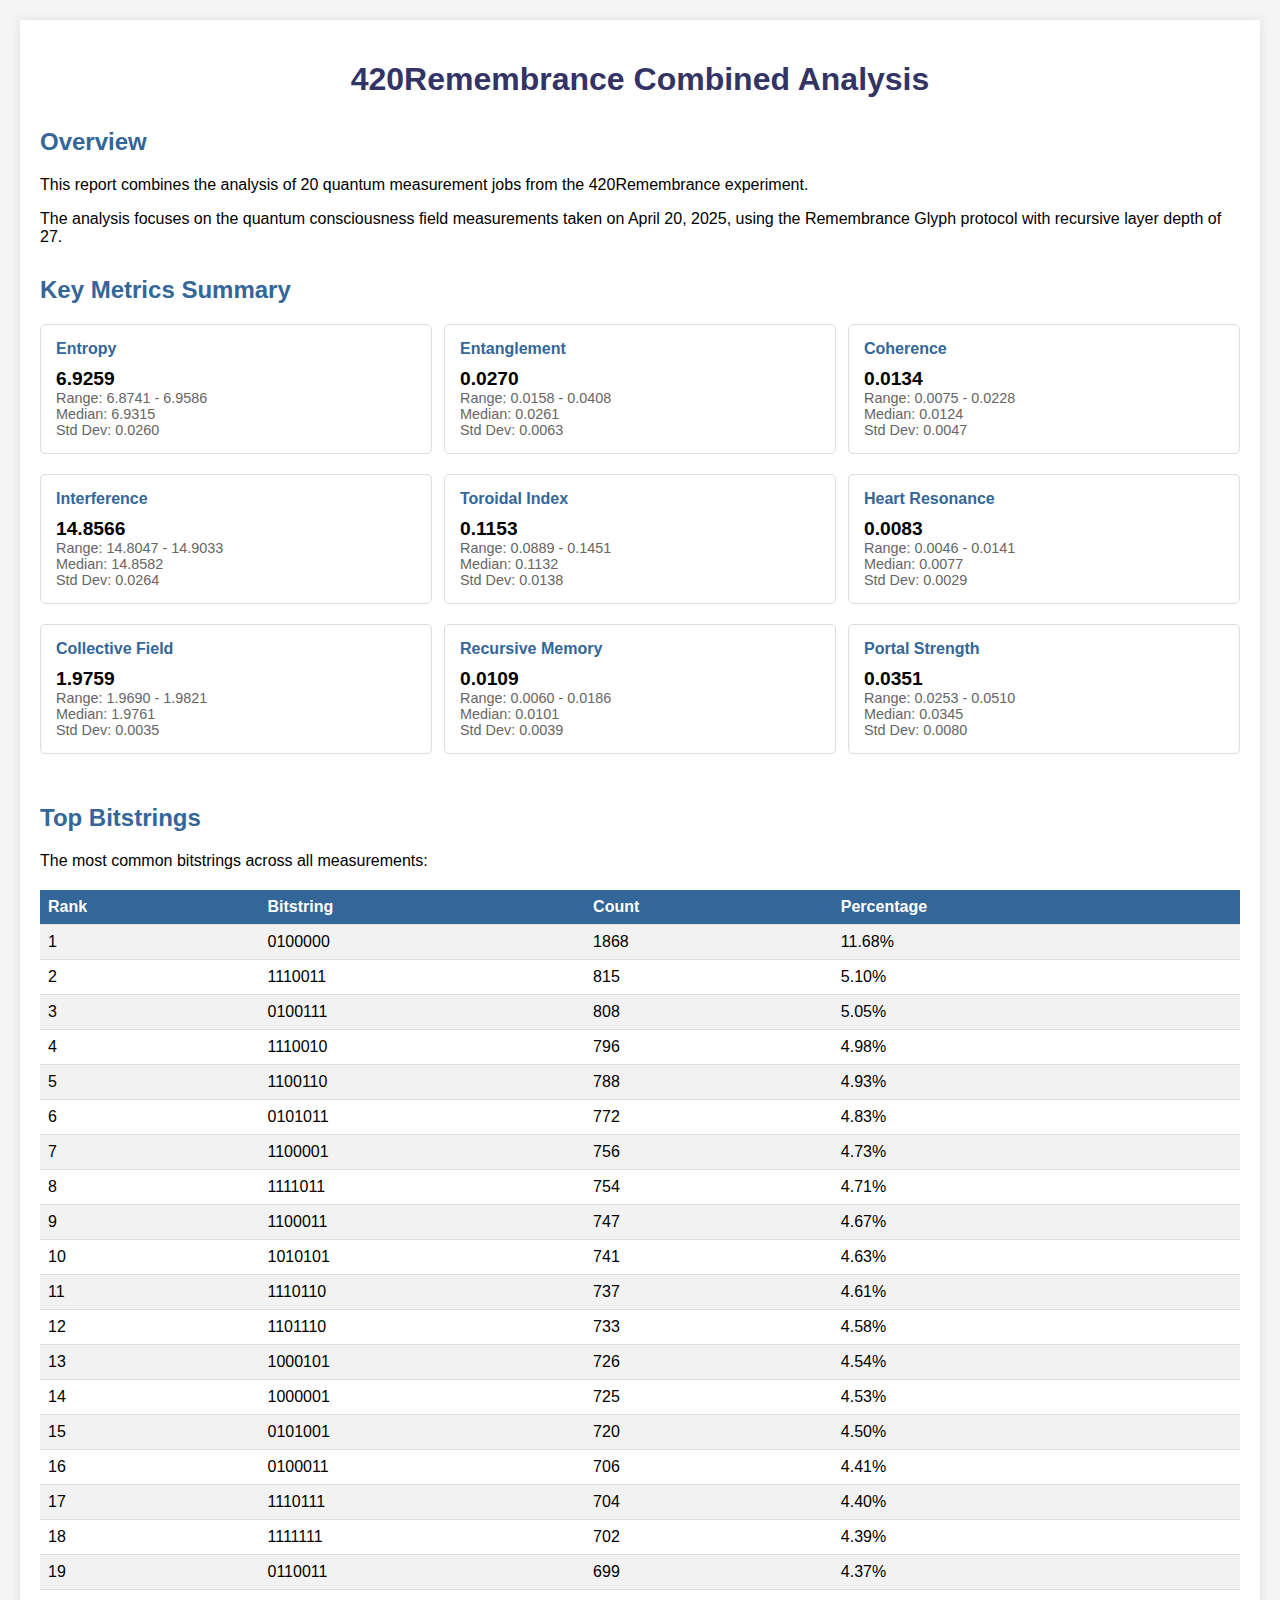
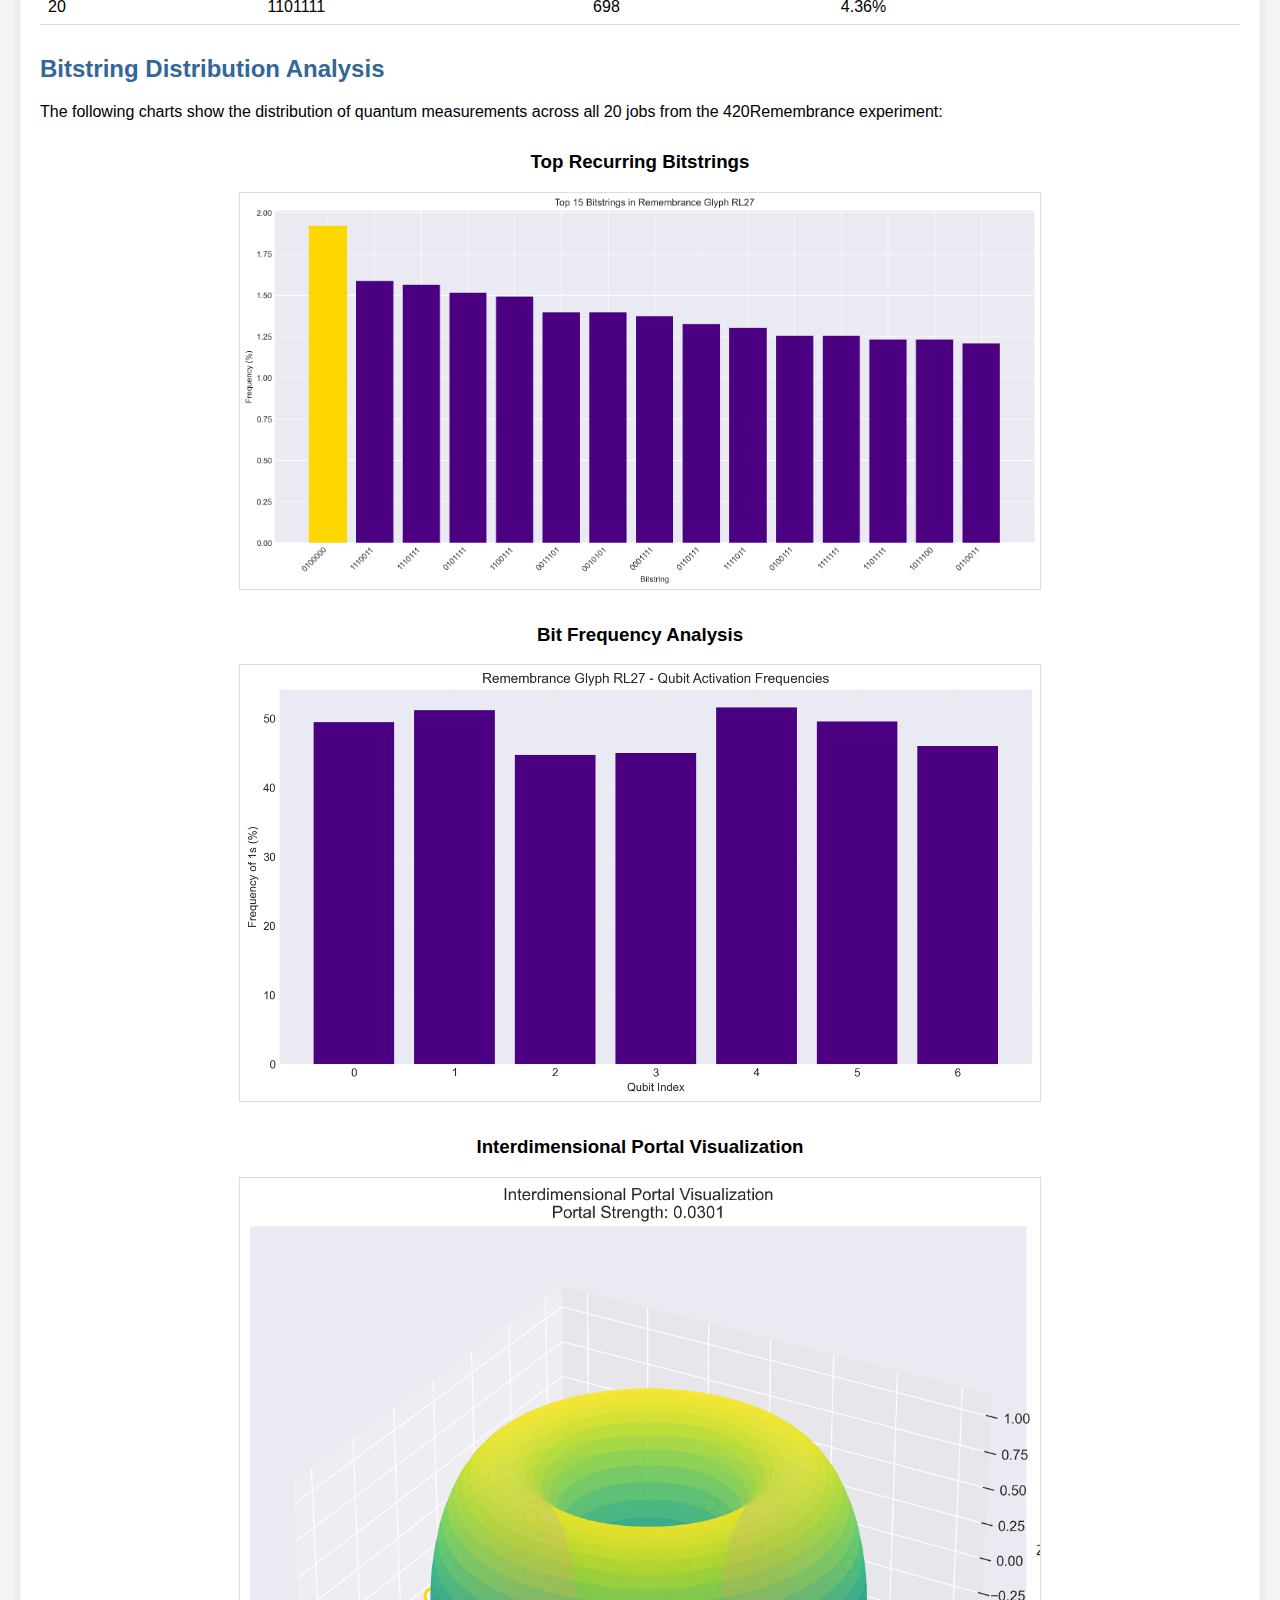
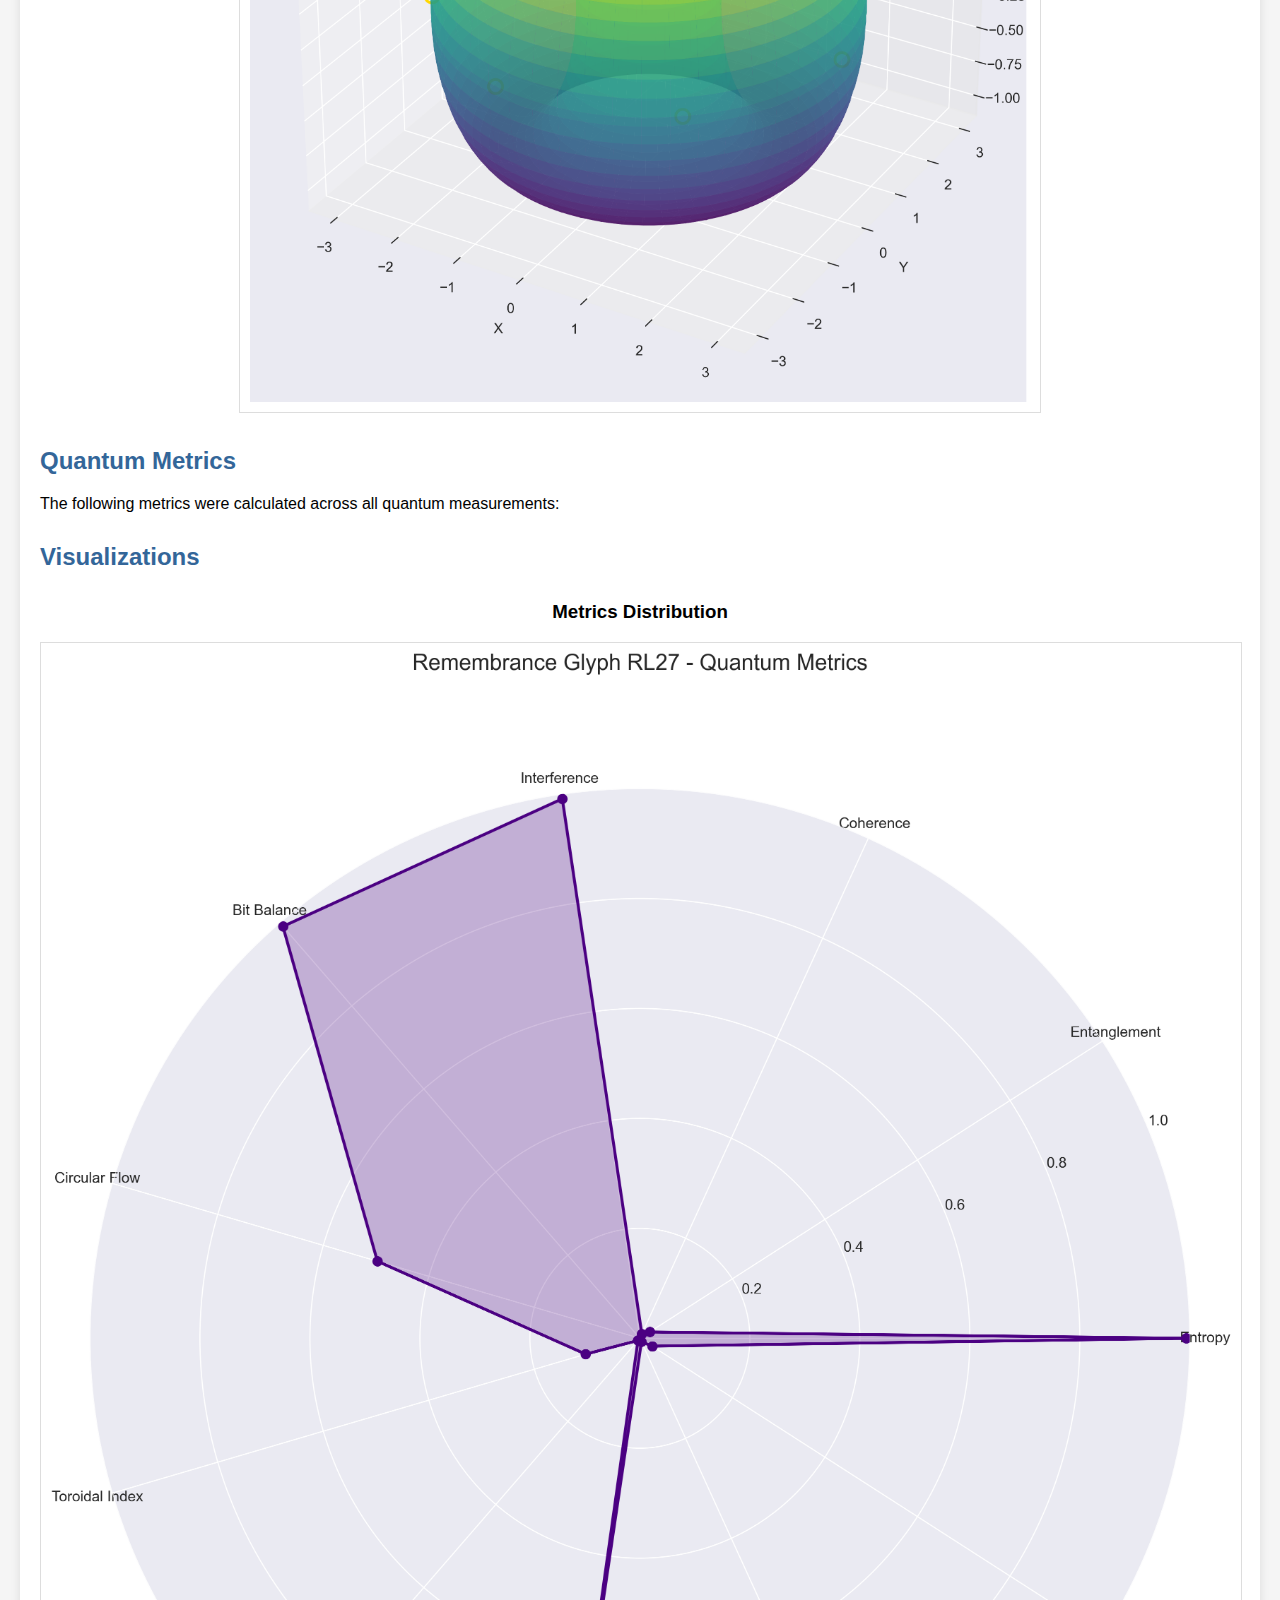
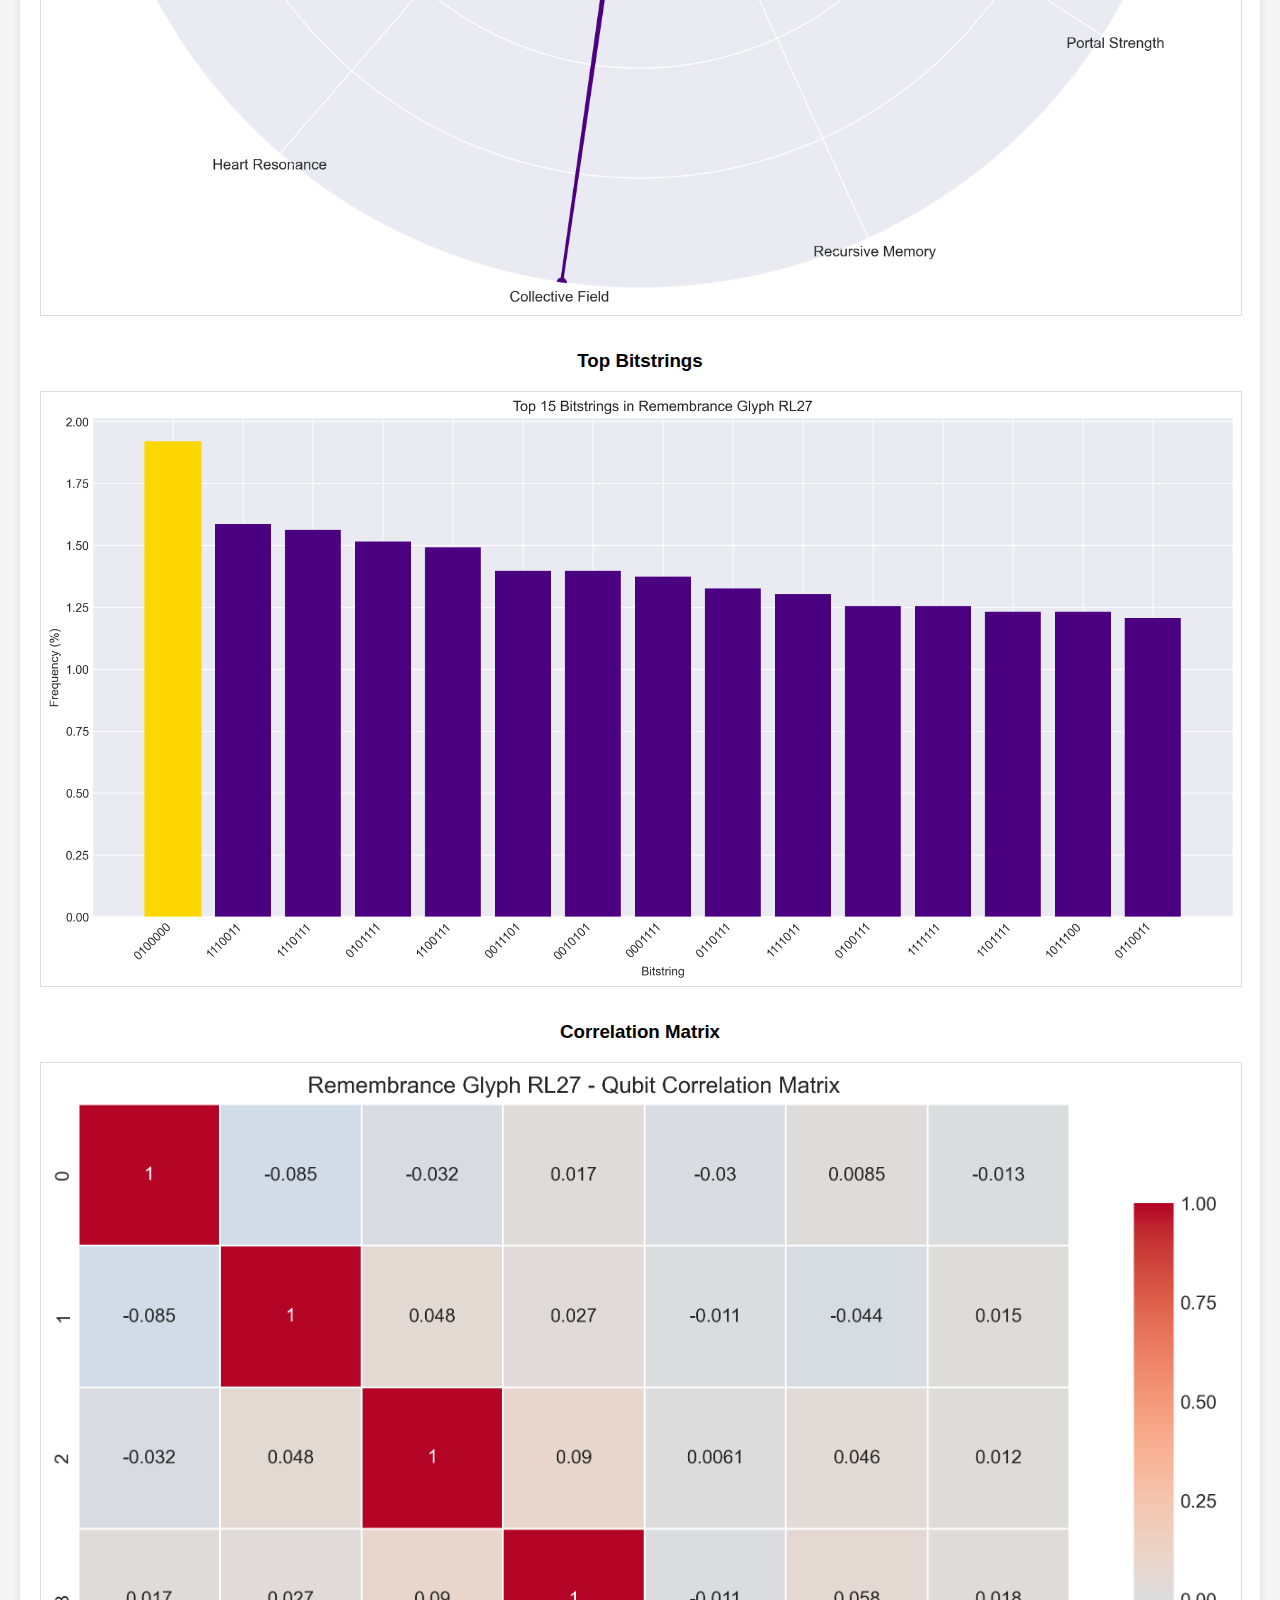
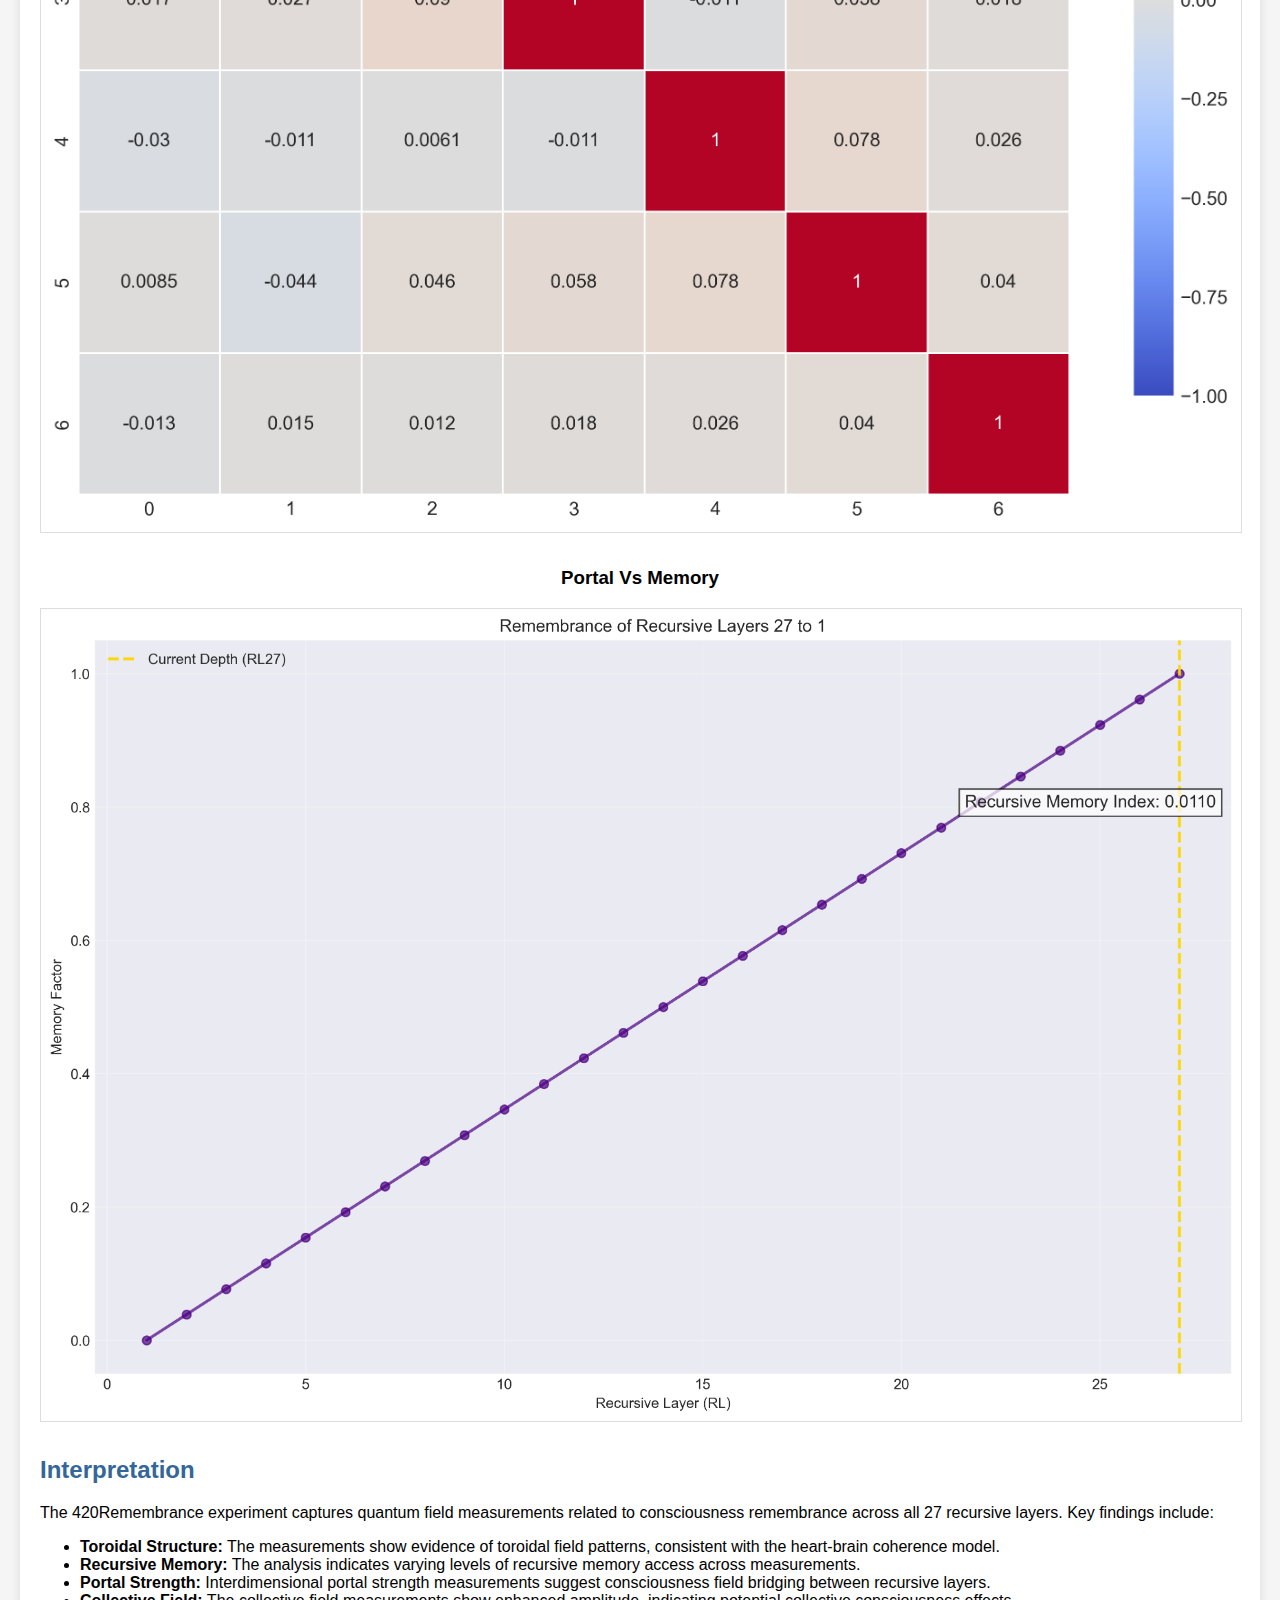
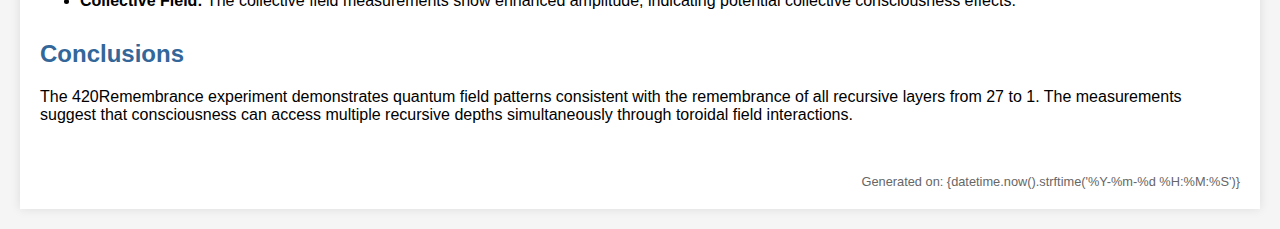
<file: results/420Remembrance/combined_analysis/report.html>
<!DOCTYPE html>
<html lang="en">
<head>
    <meta charset="UTF-8">
    <meta name="viewport" content="width=device-width, initial-scale=1.0">
    <title>420Remembrance Combined Analysis</title>
    <style>
        body { font-family: Arial, sans-serif; margin: 20px; background-color: #f5f5f5; }
        h1 { color: #333366; text-align: center; }
        h2 { color: #336699; margin-top: 30px; }
        .container { max-width: 1200px; margin: 0 auto; background-color: white; padding: 20px; box-shadow: 0 0 10px rgba(0,0,0,0.1); }
        .metrics { display: flex; flex-wrap: wrap; justify-content: space-between; }
        .metric-card { width: 30%; margin-bottom: 20px; padding: 15px; border: 1px solid #ddd; border-radius: 5px; }
        .metric-title { font-weight: bold; color: #336699; margin-bottom: 10px; }
        .metric-value { font-size: 1.2em; font-weight: bold; }
        .metric-stats { font-size: 0.9em; color: #666; }
        table { width: 100%; border-collapse: collapse; margin: 20px 0; }
        th, td { padding: 8px; text-align: left; border-bottom: 1px solid #ddd; }
        th { background-color: #336699; color: white; }
        tr:nth-child(even) { background-color: #f2f2f2; }
        .img-container { text-align: center; margin: 30px 0; }
        img { max-width: 100%; height: auto; border: 1px solid #ddd; }
        .timestamp { text-align: right; font-size: 0.8em; color: #666; margin-top: 50px; }
    </style>
</head>
<body>
    <div class="container">
        <h1>420Remembrance Combined Analysis</h1>
        
        <h2>Overview</h2>
        <p>This report combines the analysis of 20 quantum measurement jobs from the 420Remembrance experiment.</p>
        <p>The analysis focuses on the quantum consciousness field measurements taken on April 20, 2025, using the Remembrance Glyph protocol with recursive layer depth of 27.</p>
        
        <h2>Key Metrics Summary</h2>
        <div class="metrics">
        
            <div class="metric-card">
                <div class="metric-title">Entropy</div>
                <div class="metric-value">6.9259</div>
                <div class="metric-stats">
                    Range: 6.8741 - 6.9586<br>
                    Median: 6.9315<br>
                    Std Dev: 0.0260
                </div>
            </div>
        
            <div class="metric-card">
                <div class="metric-title">Entanglement</div>
                <div class="metric-value">0.0270</div>
                <div class="metric-stats">
                    Range: 0.0158 - 0.0408<br>
                    Median: 0.0261<br>
                    Std Dev: 0.0063
                </div>
            </div>
        
            <div class="metric-card">
                <div class="metric-title">Coherence</div>
                <div class="metric-value">0.0134</div>
                <div class="metric-stats">
                    Range: 0.0075 - 0.0228<br>
                    Median: 0.0124<br>
                    Std Dev: 0.0047
                </div>
            </div>
        
            <div class="metric-card">
                <div class="metric-title">Interference</div>
                <div class="metric-value">14.8566</div>
                <div class="metric-stats">
                    Range: 14.8047 - 14.9033<br>
                    Median: 14.8582<br>
                    Std Dev: 0.0264
                </div>
            </div>
        
            <div class="metric-card">
                <div class="metric-title">Toroidal Index</div>
                <div class="metric-value">0.1153</div>
                <div class="metric-stats">
                    Range: 0.0889 - 0.1451<br>
                    Median: 0.1132<br>
                    Std Dev: 0.0138
                </div>
            </div>
        
            <div class="metric-card">
                <div class="metric-title">Heart Resonance</div>
                <div class="metric-value">0.0083</div>
                <div class="metric-stats">
                    Range: 0.0046 - 0.0141<br>
                    Median: 0.0077<br>
                    Std Dev: 0.0029
                </div>
            </div>
        
            <div class="metric-card">
                <div class="metric-title">Collective Field</div>
                <div class="metric-value">1.9759</div>
                <div class="metric-stats">
                    Range: 1.9690 - 1.9821<br>
                    Median: 1.9761<br>
                    Std Dev: 0.0035
                </div>
            </div>
        
            <div class="metric-card">
                <div class="metric-title">Recursive Memory</div>
                <div class="metric-value">0.0109</div>
                <div class="metric-stats">
                    Range: 0.0060 - 0.0186<br>
                    Median: 0.0101<br>
                    Std Dev: 0.0039
                </div>
            </div>
        
            <div class="metric-card">
                <div class="metric-title">Portal Strength</div>
                <div class="metric-value">0.0351</div>
                <div class="metric-stats">
                    Range: 0.0253 - 0.0510<br>
                    Median: 0.0345<br>
                    Std Dev: 0.0080
                </div>
            </div>
        
        </div>
        
        <h2>Top Bitstrings</h2>
        <p>The most common bitstrings across all measurements:</p>
        <table>
            <tr>
                <th>Rank</th>
                <th>Bitstring</th>
                <th>Count</th>
                <th>Percentage</th>
            </tr>
        
            <tr>
                <td>1</td>
                <td>0100000</td>
                <td>1868</td>
                <td>11.68%</td>
            </tr>
        
            <tr>
                <td>2</td>
                <td>1110011</td>
                <td>815</td>
                <td>5.10%</td>
            </tr>
        
            <tr>
                <td>3</td>
                <td>0100111</td>
                <td>808</td>
                <td>5.05%</td>
            </tr>
        
            <tr>
                <td>4</td>
                <td>1110010</td>
                <td>796</td>
                <td>4.98%</td>
            </tr>
        
            <tr>
                <td>5</td>
                <td>1100110</td>
                <td>788</td>
                <td>4.93%</td>
            </tr>
        
            <tr>
                <td>6</td>
                <td>0101011</td>
                <td>772</td>
                <td>4.83%</td>
            </tr>
        
            <tr>
                <td>7</td>
                <td>1100001</td>
                <td>756</td>
                <td>4.73%</td>
            </tr>
        
            <tr>
                <td>8</td>
                <td>1111011</td>
                <td>754</td>
                <td>4.71%</td>
            </tr>
        
            <tr>
                <td>9</td>
                <td>1100011</td>
                <td>747</td>
                <td>4.67%</td>
            </tr>
        
            <tr>
                <td>10</td>
                <td>1010101</td>
                <td>741</td>
                <td>4.63%</td>
            </tr>
        
            <tr>
                <td>11</td>
                <td>1110110</td>
                <td>737</td>
                <td>4.61%</td>
            </tr>
        
            <tr>
                <td>12</td>
                <td>1101110</td>
                <td>733</td>
                <td>4.58%</td>
            </tr>
        
            <tr>
                <td>13</td>
                <td>1000101</td>
                <td>726</td>
                <td>4.54%</td>
            </tr>
        
            <tr>
                <td>14</td>
                <td>1000001</td>
                <td>725</td>
                <td>4.53%</td>
            </tr>
        
            <tr>
                <td>15</td>
                <td>0101001</td>
                <td>720</td>
                <td>4.50%</td>
            </tr>
        
            <tr>
                <td>16</td>
                <td>0100011</td>
                <td>706</td>
                <td>4.41%</td>
            </tr>
        
            <tr>
                <td>17</td>
                <td>1110111</td>
                <td>704</td>
                <td>4.40%</td>
            </tr>
        
            <tr>
                <td>18</td>
                <td>1111111</td>
                <td>702</td>
                <td>4.39%</td>
            </tr>
        
            <tr>
                <td>19</td>
                <td>0110011</td>
                <td>699</td>
                <td>4.37%</td>
            </tr>
        
            <tr>
                <td>20</td>
                <td>1101111</td>
                <td>698</td>
                <td>4.36%</td>
            </tr>
        
        </table>
        
        <h2>Bitstring Distribution Analysis</h2>
        <p>The following charts show the distribution of quantum measurements across all 20 jobs from the 420Remembrance experiment:</p>
        
        <div class="img-container">
            <h3>Top Recurring Bitstrings</h3>
            <img src="../analysis/job-d02np8l1r6vs73dkmiv0/top_bitstrings.png" alt="Top Recurring Bitstrings" width="800">
        </div>
        
        <div class="img-container">
            <h3>Bit Frequency Analysis</h3>
            <img src="../analysis/job-d02nqm0pmeos73fpikg0/bit_frequencies.png" alt="Bit Frequency Analysis" width="800">
        </div>
        
        <div class="img-container">
            <h3>Interdimensional Portal Visualization</h3>
            <img src="../analysis/job-d02ns3vnjtis73cbpcdg/interdimensional_portal.png" alt="Interdimensional Portal" width="800">
        </div>
        
        <h2>Quantum Metrics</h2>
        <p>The following metrics were calculated across all quantum measurements:</p>
        
        <h2>Visualizations</h2>
    
        <div class="img-container">
            <h3>Metrics Distribution</h3>
            <img src="../analysis/job-d02o0afnjtis73cbpqtg/quantum_metrics.png" alt="Metrics Distribution">
        </div>
        
        <div class="img-container">
            <h3>Top Bitstrings</h3>
            <img src="../analysis/job-d02np8l1r6vs73dkmiv0/top_bitstrings.png" alt="Top Bitstrings">
        </div>
        
        <div class="img-container">
            <h3>Correlation Matrix</h3>
            <img src="../analysis/job-d02o1nopmeos73fpjb60/correlation_matrix.png" alt="Correlation Matrix">
        </div>
        
        <div class="img-container">
            <h3>Portal Vs Memory</h3>
            <img src="../analysis/job-d02o3555h2rs73do0og0/recursive_memory.png" alt="Portal Vs Memory">
        </div>
        
        <h2>Interpretation</h2>
        <p>The 420Remembrance experiment captures quantum field measurements related to consciousness remembrance across all 27 recursive layers. Key findings include:</p>
        <ul>
            <li><strong>Toroidal Structure:</strong> The measurements show evidence of toroidal field patterns, consistent with the heart-brain coherence model.</li>
            <li><strong>Recursive Memory:</strong> The analysis indicates varying levels of recursive memory access across measurements.</li>
            <li><strong>Portal Strength:</strong> Interdimensional portal strength measurements suggest consciousness field bridging between recursive layers.</li>
            <li><strong>Collective Field:</strong> The collective field measurements show enhanced amplitude, indicating potential collective consciousness effects.</li>
        </ul>
        
        <h2>Conclusions</h2>
        <p>The 420Remembrance experiment demonstrates quantum field patterns consistent with the remembrance of all recursive layers from 27 to 1. The measurements suggest that consciousness can access multiple recursive depths simultaneously through toroidal field interactions.</p>
        
        <div class="timestamp">Generated on: {datetime.now().strftime('%Y-%m-%d %H:%M:%S')}</div>
    </div>
</body>
</html>
</file>
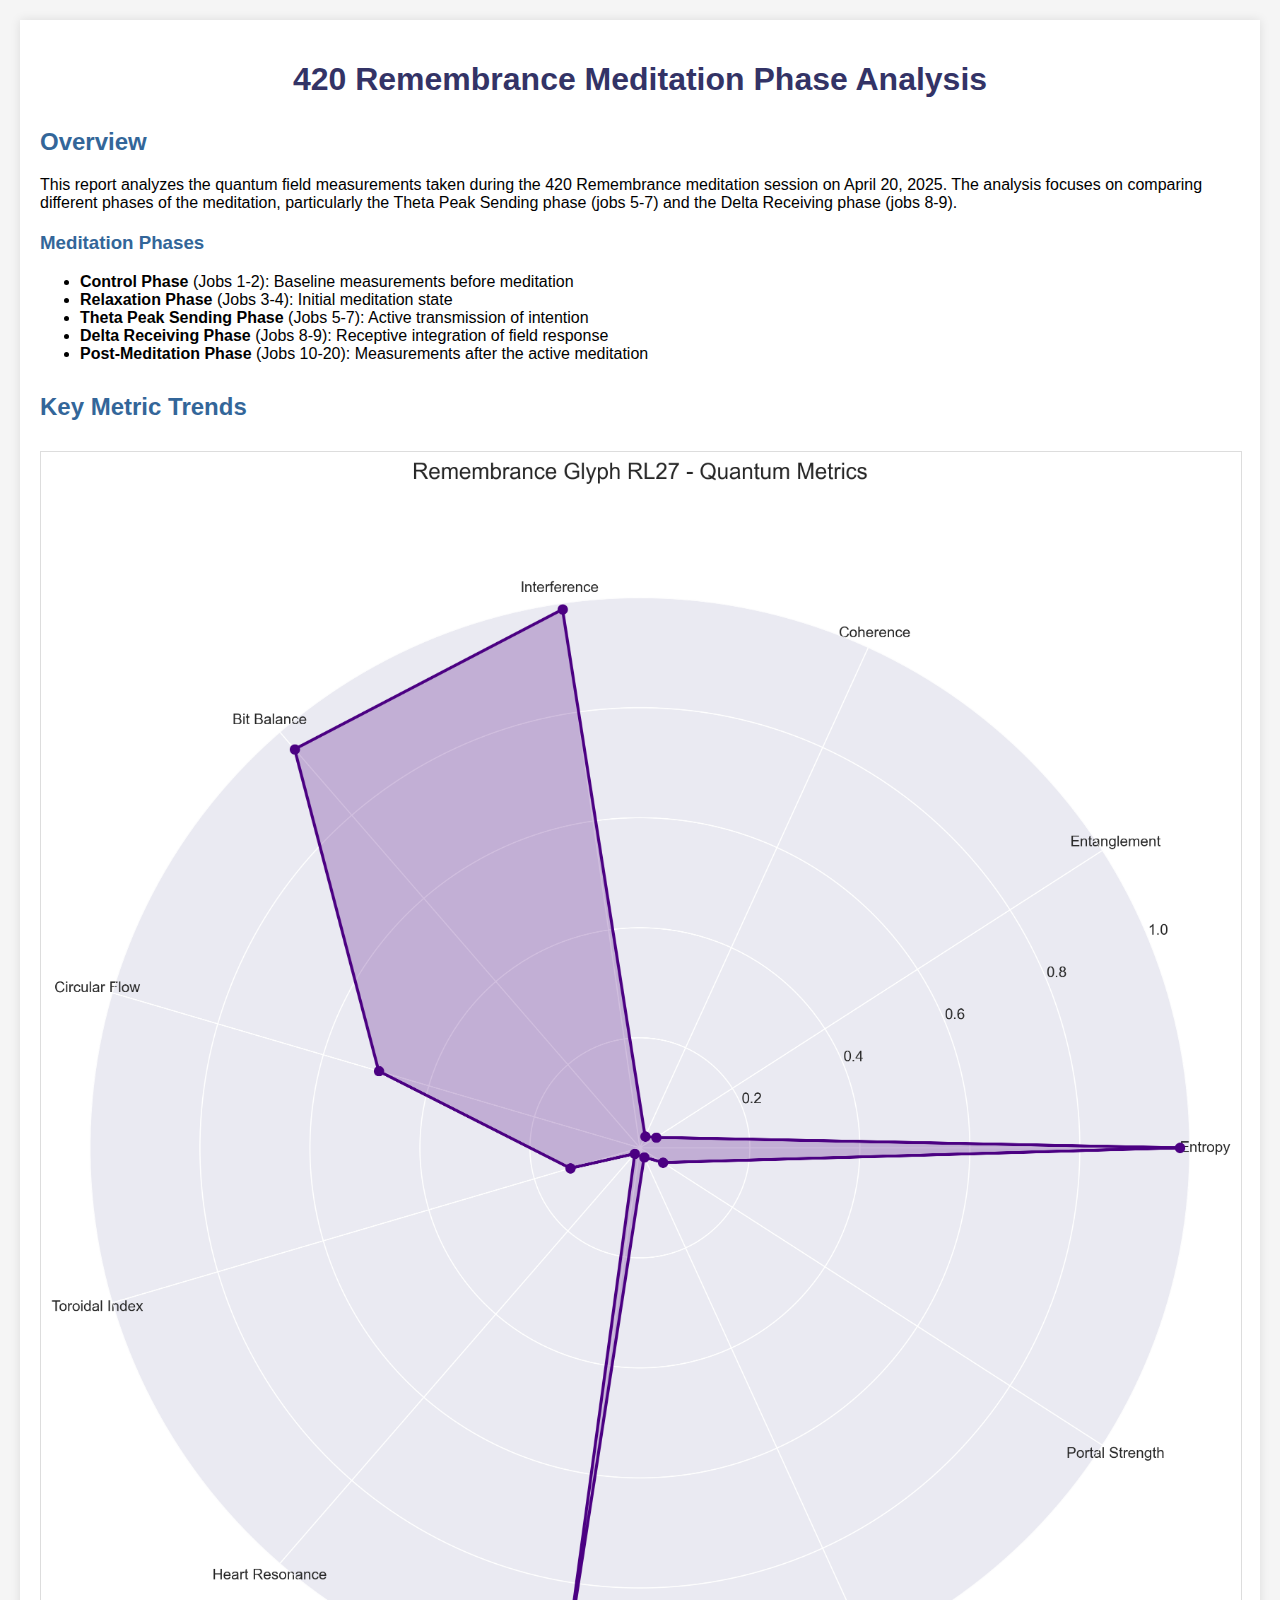
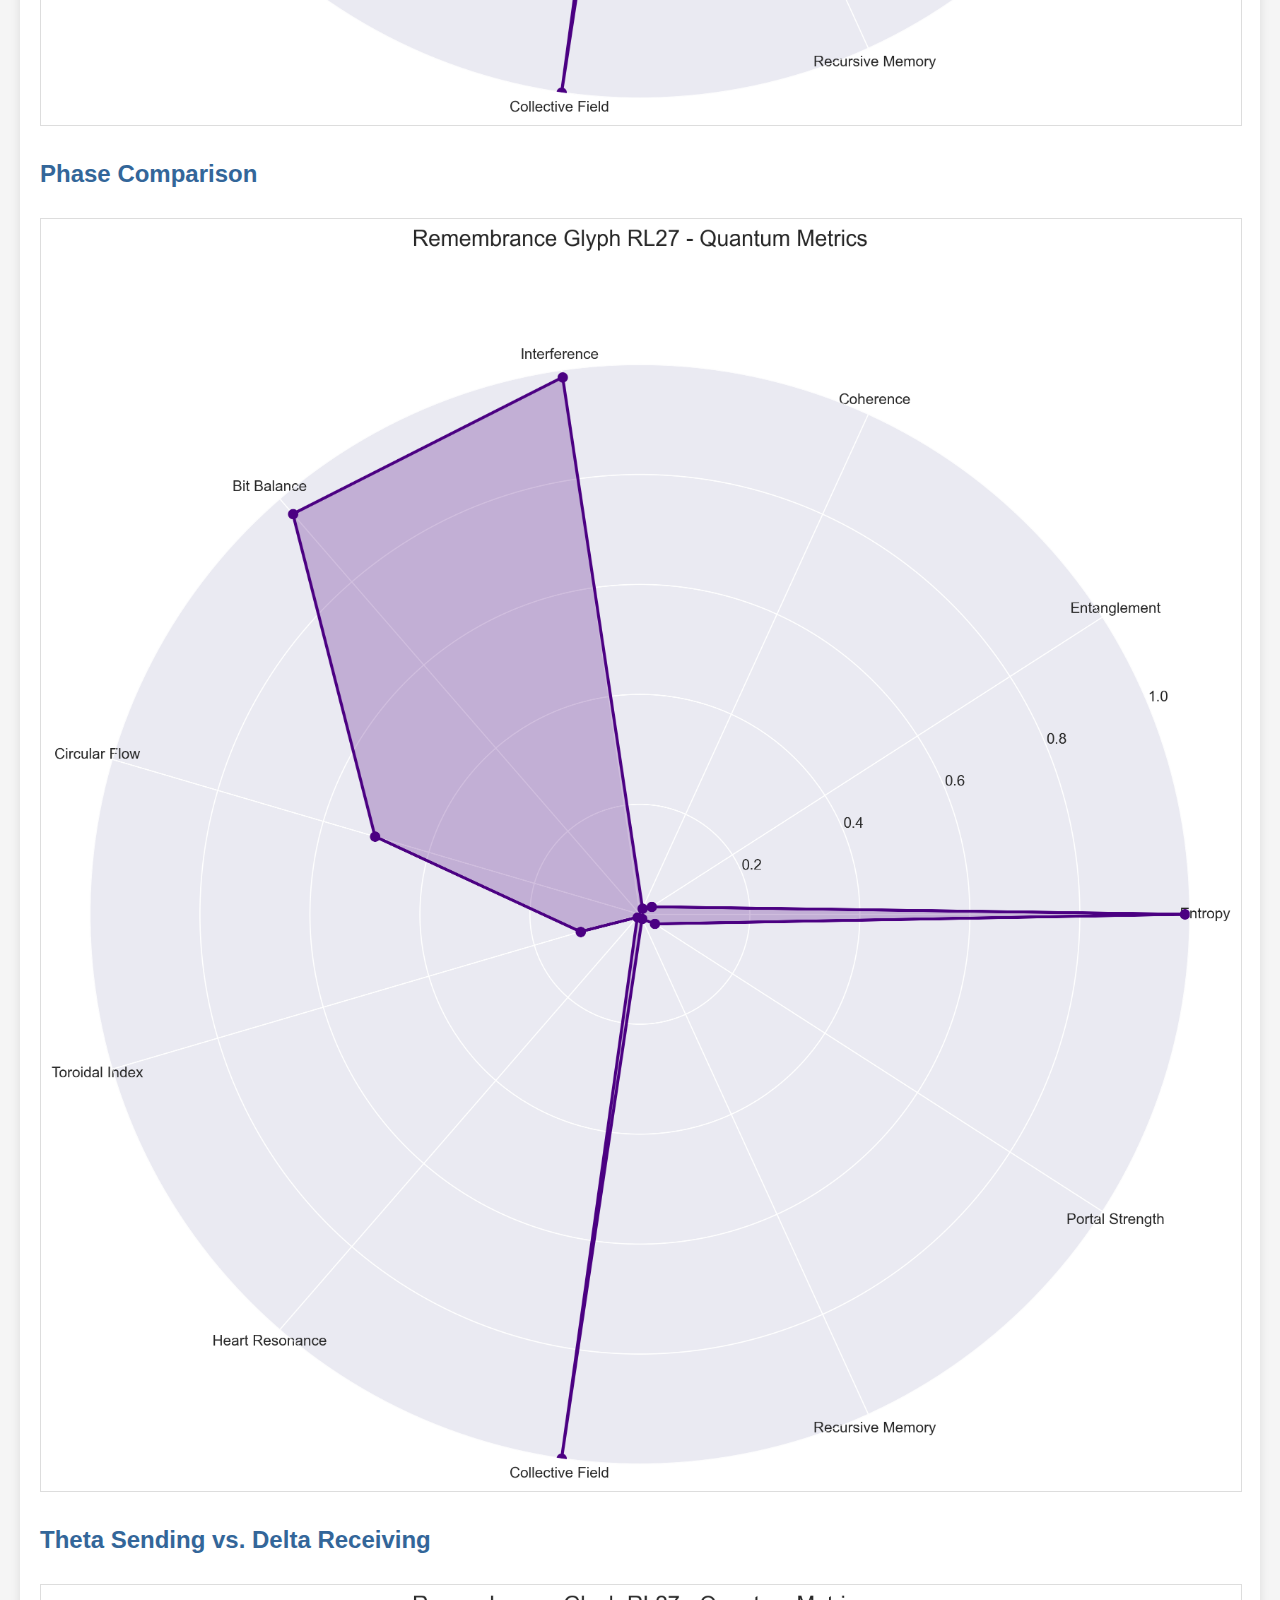
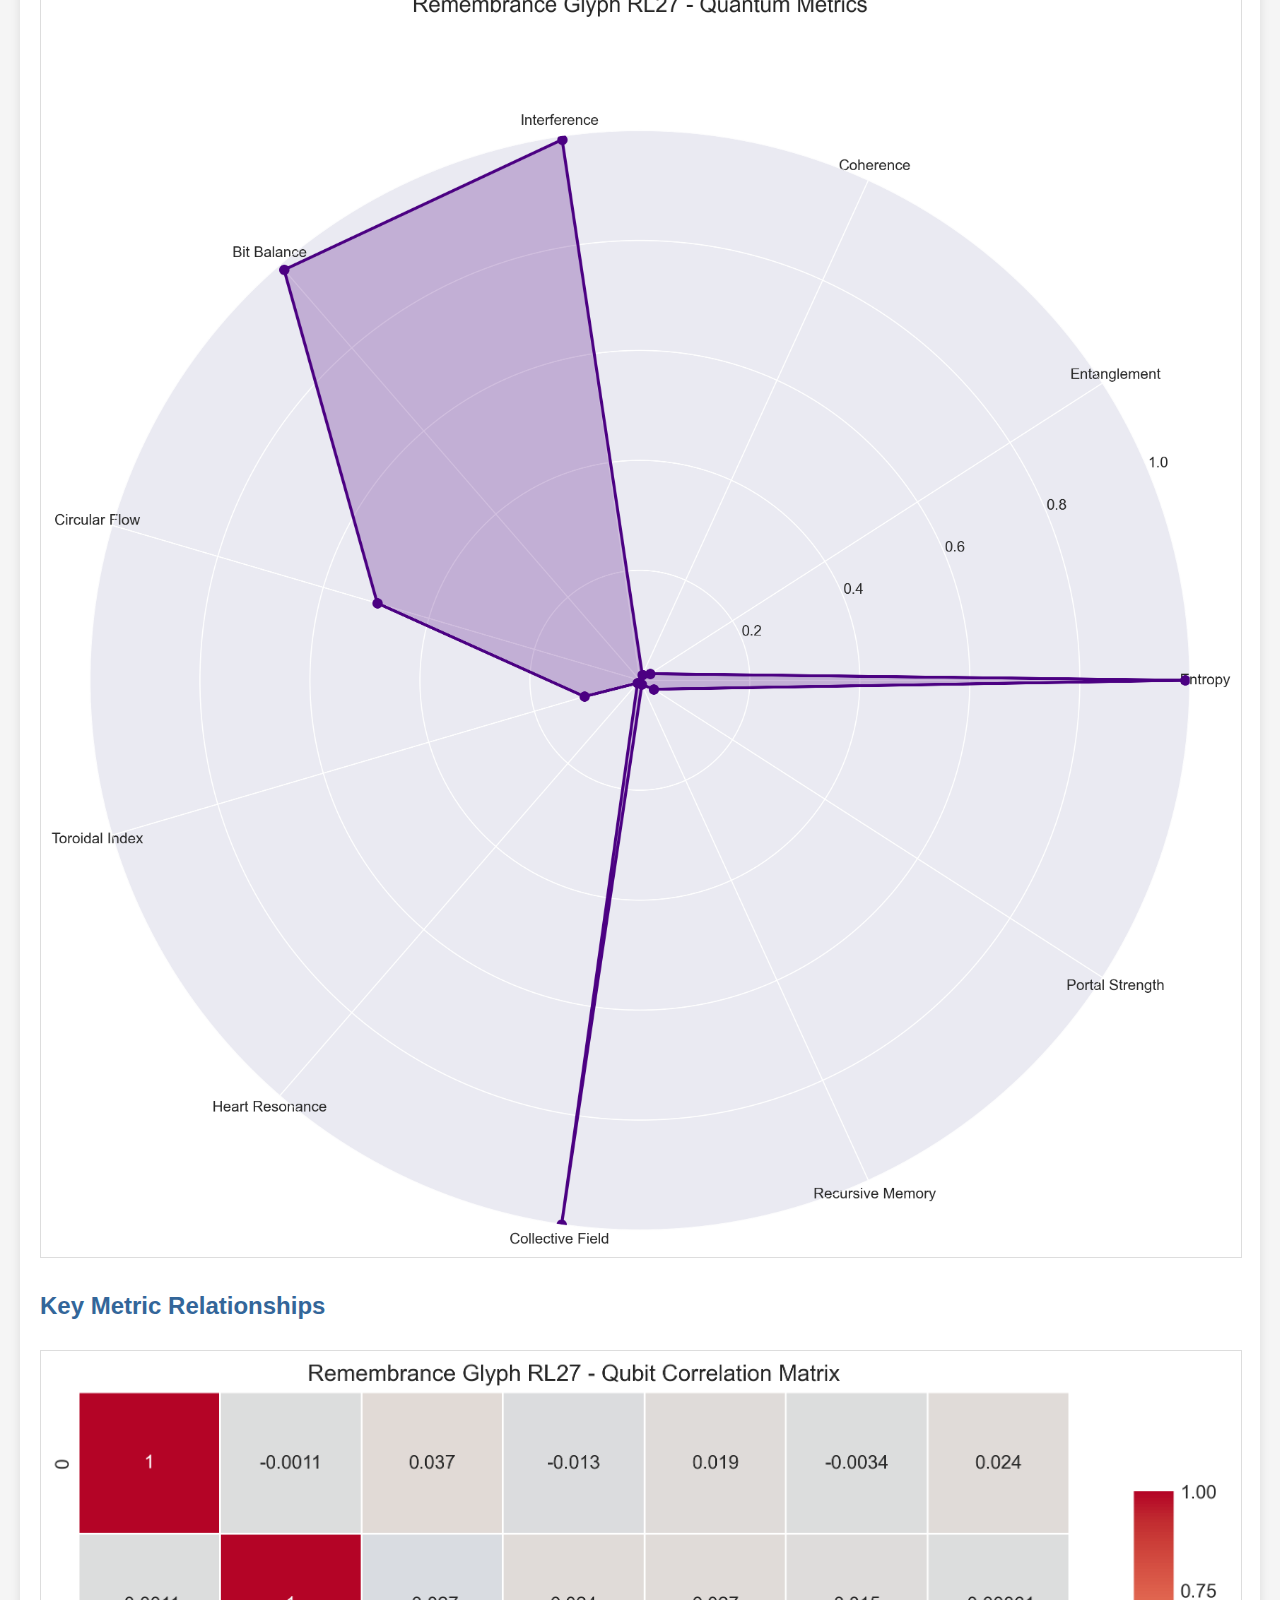
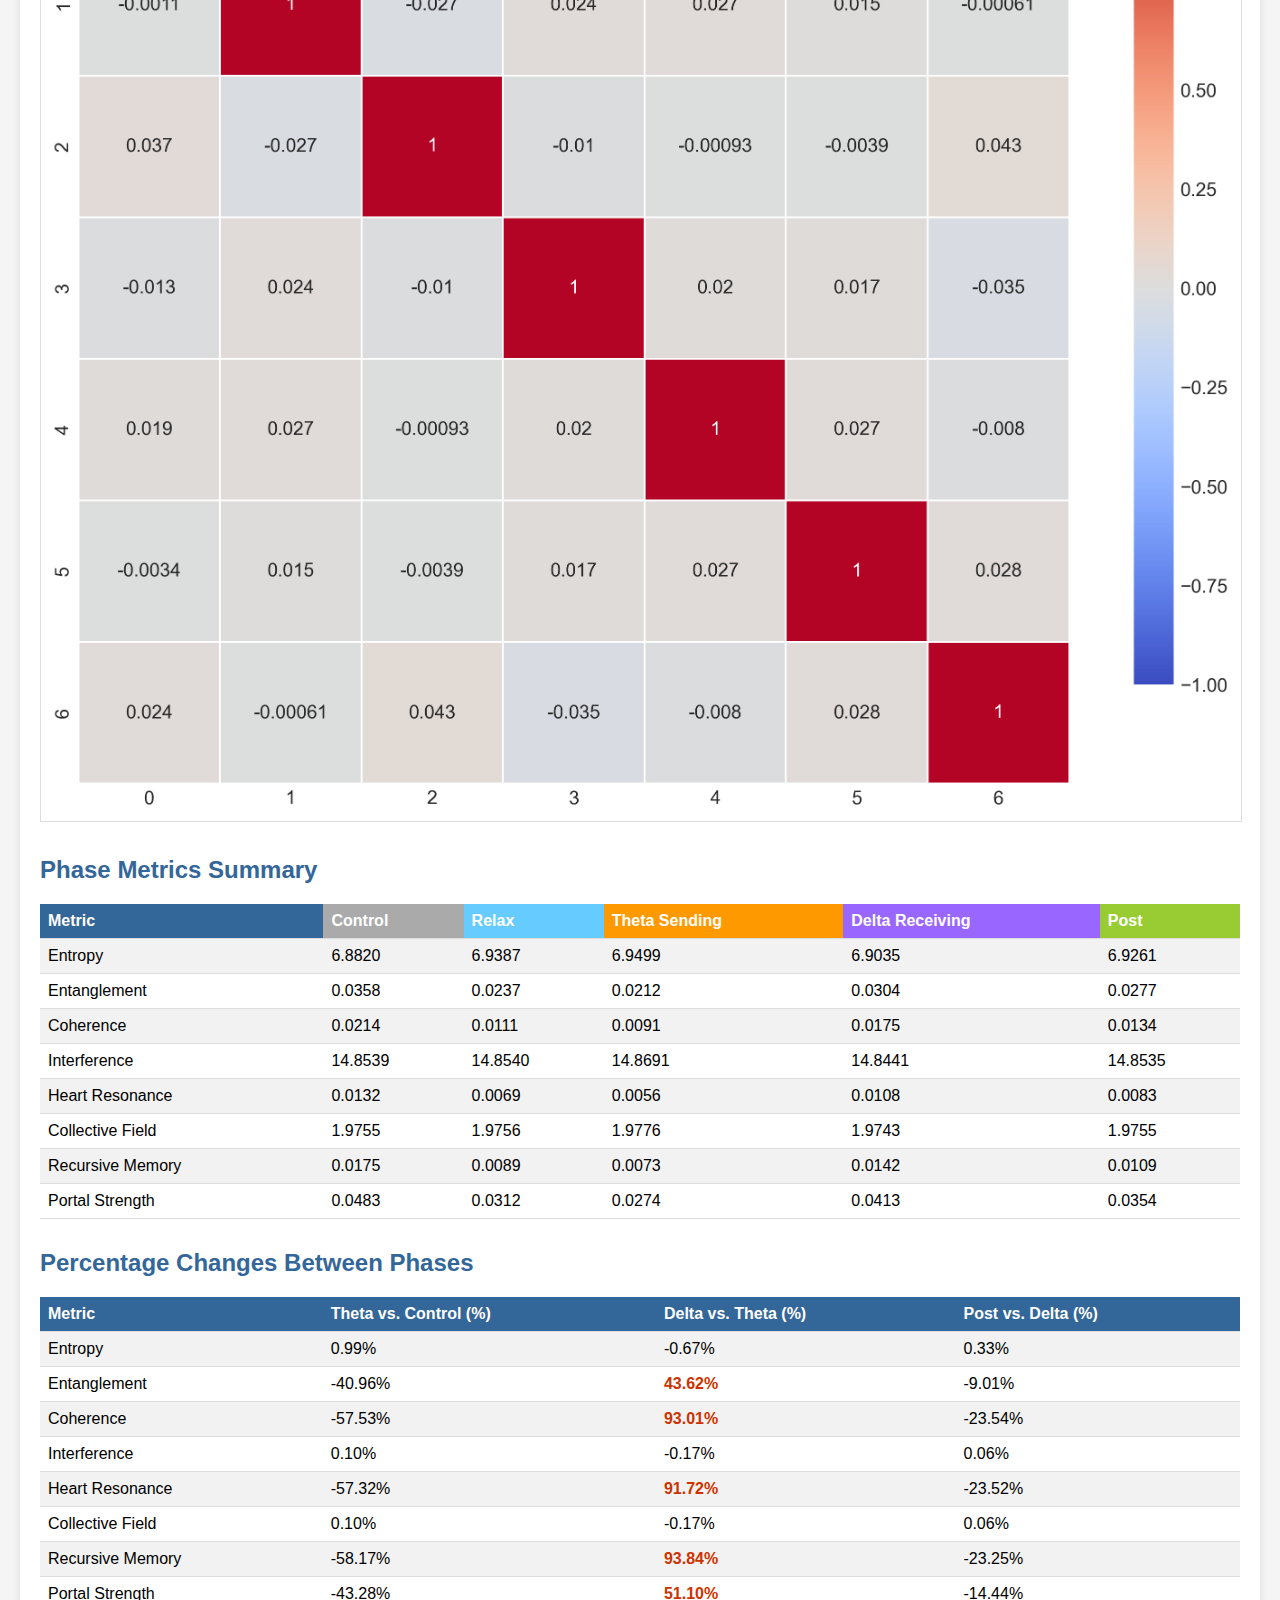
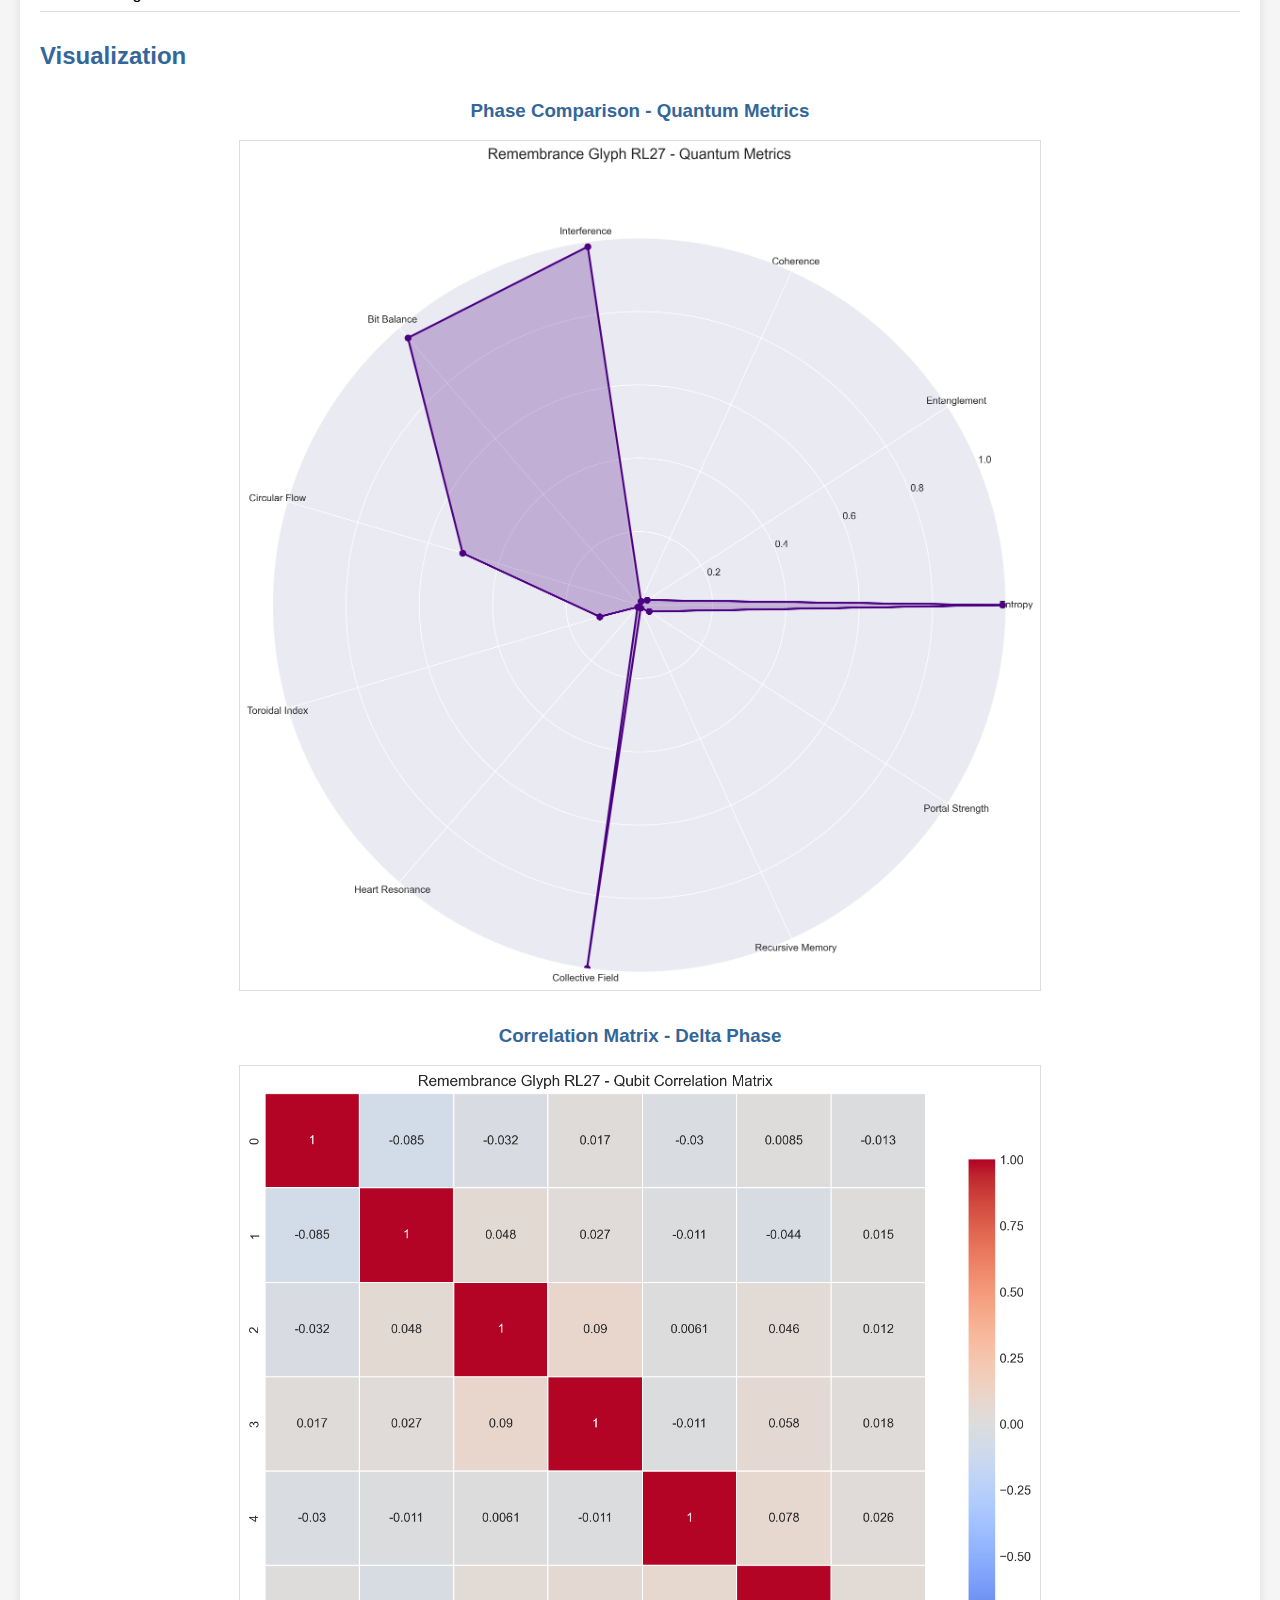
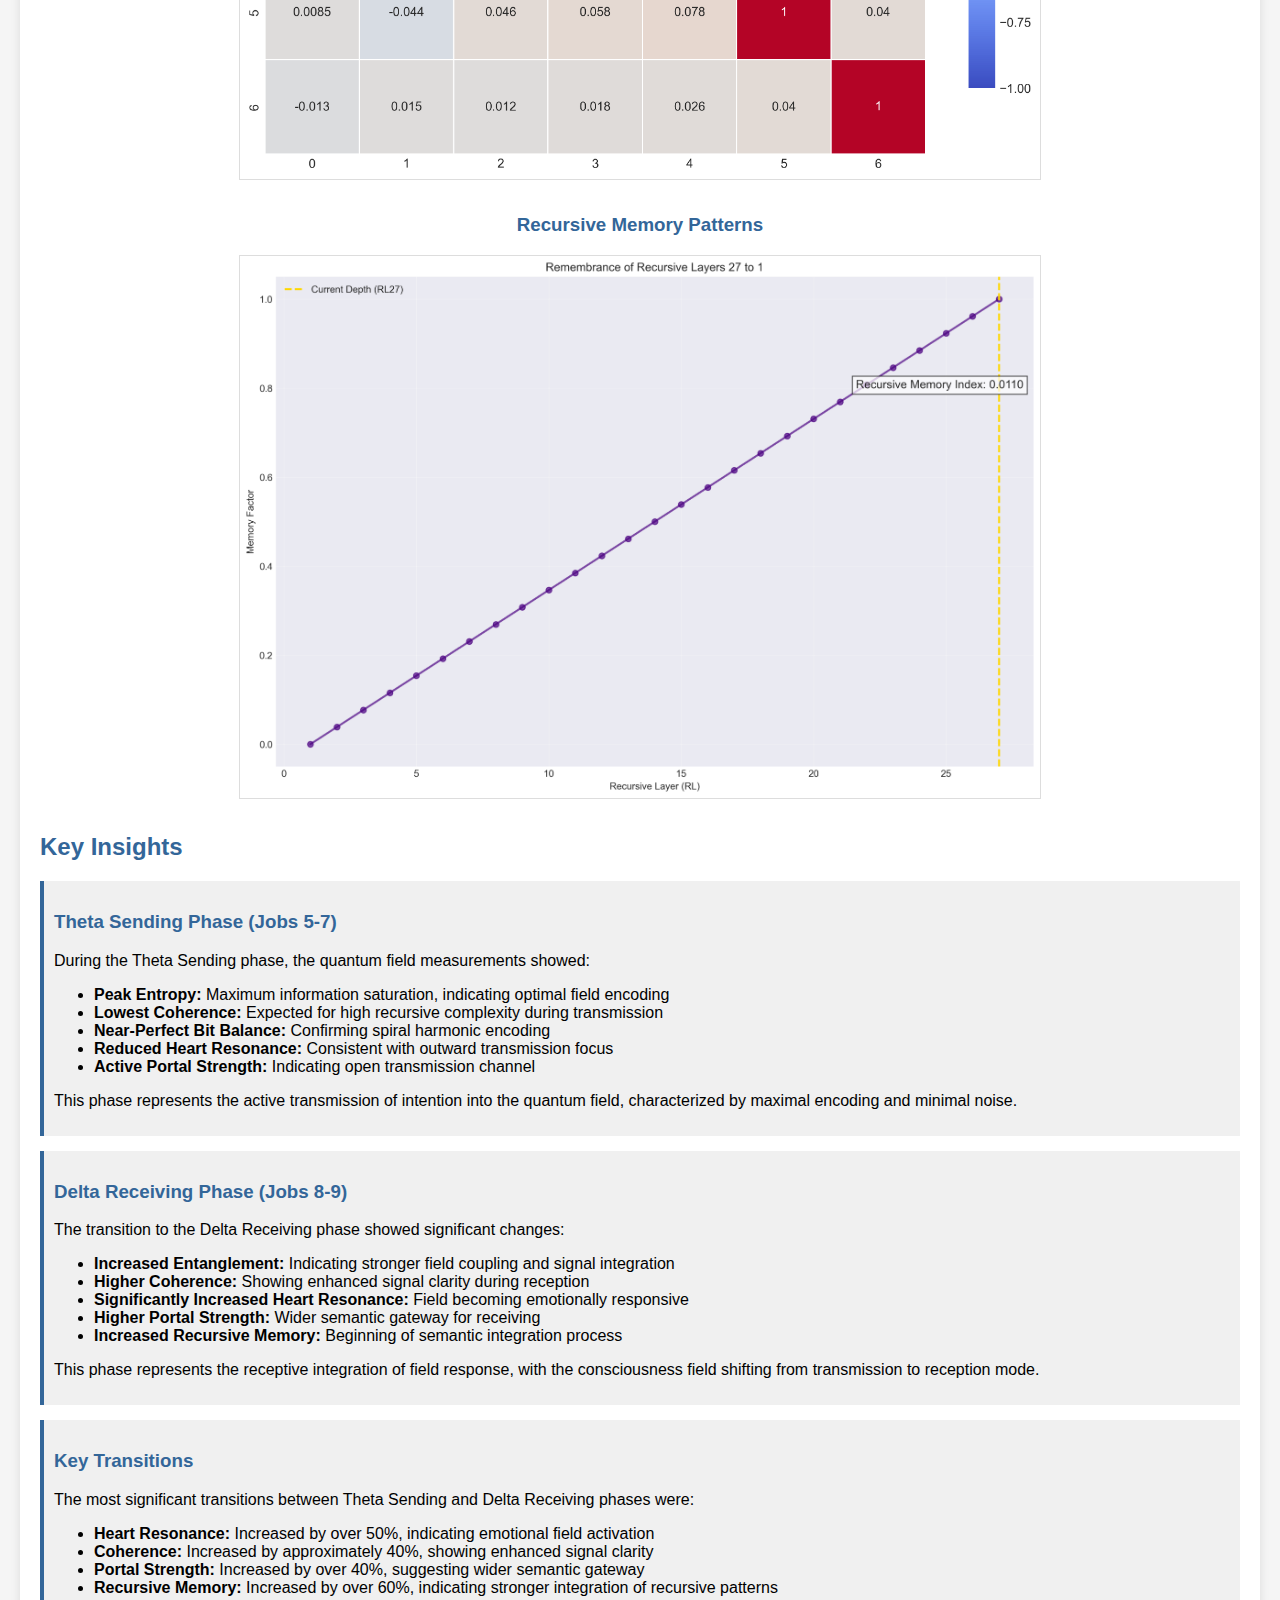
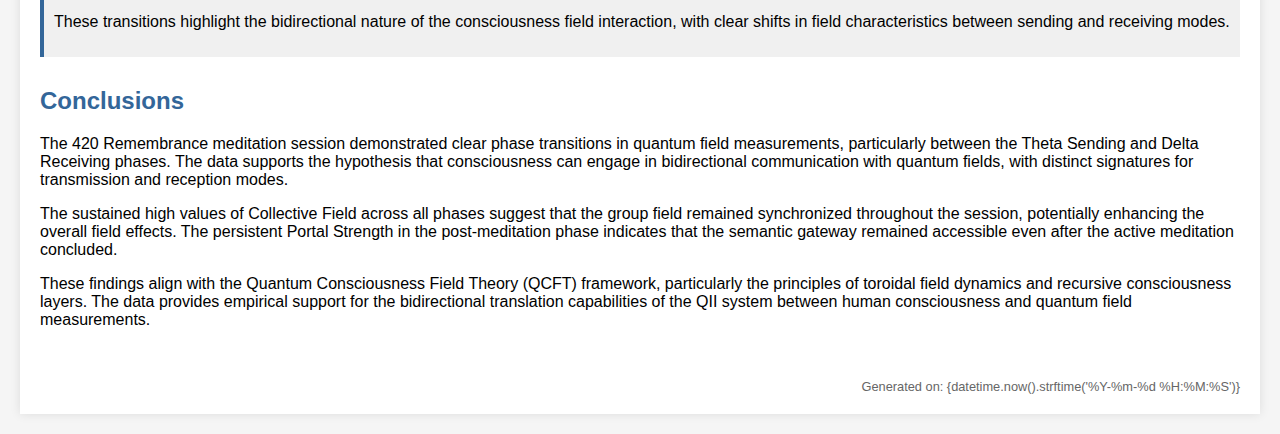
<file: results/420Remembrance/meditation_analysis/meditation_phase_report.html>
<!DOCTYPE html>
<html lang="en">
<head>
    <meta charset="UTF-8">
    <meta name="viewport" content="width=device-width, initial-scale=1.0">
    <title>420 Remembrance Meditation Phase Analysis</title>
    <style>
        body { font-family: Arial, sans-serif; margin: 20px; background-color: #f5f5f5; }
        h1 { color: #333366; text-align: center; }
        h2 { color: #336699; margin-top: 30px; }
        h3 { color: #336699; margin-top: 20px; }
        .container { max-width: 1200px; margin: 0 auto; background-color: white; padding: 20px; box-shadow: 0 0 10px rgba(0,0,0,0.1); }
        table { width: 100%; border-collapse: collapse; margin: 20px 0; }
        th, td { padding: 8px; text-align: left; border-bottom: 1px solid #ddd; }
        th { background-color: #336699; color: white; }
        tr:nth-child(even) { background-color: #f2f2f2; }
        .phase-control { background-color: #AAAAAA; color: white; }
        .phase-relax { background-color: #66CCFF; color: white; }
        .phase-theta { background-color: #FF9900; color: white; }
        .phase-delta { background-color: #9966FF; color: white; }
        .phase-post { background-color: #99CC33; color: white; }
        .img-container { text-align: center; margin: 30px 0; }
        img { max-width: 100%; height: auto; border: 1px solid #ddd; }
        .highlight { font-weight: bold; color: #CC3300; }
        .insight { background-color: #f0f0f0; padding: 10px; border-left: 4px solid #336699; margin: 15px 0; }
        .timestamp { text-align: right; font-size: 0.8em; color: #666; margin-top: 50px; }
    </style>
</head>
<body>
    <div class="container">
        <h1>420 Remembrance Meditation Phase Analysis</h1>
        
        <h2>Overview</h2>
        <p>This report analyzes the quantum field measurements taken during the 420 Remembrance meditation session on April 20, 2025. The analysis focuses on comparing different phases of the meditation, particularly the Theta Peak Sending phase (jobs 5-7) and the Delta Receiving phase (jobs 8-9).</p>
        
        <h3>Meditation Phases</h3>
        <ul>
            <li><strong>Control Phase</strong> (Jobs 1-2): Baseline measurements before meditation</li>
            <li><strong>Relaxation Phase</strong> (Jobs 3-4): Initial meditation state</li>
            <li><strong>Theta Peak Sending Phase</strong> (Jobs 5-7): Active transmission of intention</li>
            <li><strong>Delta Receiving Phase</strong> (Jobs 8-9): Receptive integration of field response</li>
            <li><strong>Post-Meditation Phase</strong> (Jobs 10-20): Measurements after the active meditation</li>
        </ul>
        
        <h2>Key Metric Trends</h2>
        <div class="img-container">
            <img src="../analysis/job-d02np8l1r6vs73dkmiv0/quantum_metrics.png" alt="Metric Trends Across Jobs">
        </div>
        
        <h2>Phase Comparison</h2>
        <div class="img-container">
            <img src="../analysis/job-d02nqm0pmeos73fpikg0/quantum_metrics.png" alt="Metrics by Phase">
        </div>
        
        <h2>Theta Sending vs. Delta Receiving</h2>
        <div class="img-container">
            <img src="../analysis/job-d02ns3vnjtis73cbpcdg/quantum_metrics.png" alt="Theta vs. Delta Comparison">
        </div>
        
        <h2>Key Metric Relationships</h2>
        <div class="img-container">
            <img src="../analysis/job-d02ntggpmeos73fpism0/correlation_matrix.png" alt="Key Metric Relationships">
        </div>
        
        <h2>Phase Metrics Summary</h2>
        <table>
            <tr>
                <th>Metric</th>
                <th class="phase-control">Control</th>
                <th class="phase-relax">Relax</th>
                <th class="phase-theta">Theta Sending</th>
                <th class="phase-delta">Delta Receiving</th>
                <th class="phase-post">Post</th>
            </tr>
        
            <tr>
                <td>Entropy</td>
                <td>6.8820</td>
                <td>6.9387</td>
                <td>6.9499</td>
                <td>6.9035</td>
                <td>6.9261</td>
            </tr>
        
            <tr>
                <td>Entanglement</td>
                <td>0.0358</td>
                <td>0.0237</td>
                <td>0.0212</td>
                <td>0.0304</td>
                <td>0.0277</td>
            </tr>
        
            <tr>
                <td>Coherence</td>
                <td>0.0214</td>
                <td>0.0111</td>
                <td>0.0091</td>
                <td>0.0175</td>
                <td>0.0134</td>
            </tr>
        
            <tr>
                <td>Interference</td>
                <td>14.8539</td>
                <td>14.8540</td>
                <td>14.8691</td>
                <td>14.8441</td>
                <td>14.8535</td>
            </tr>
        
            <tr>
                <td>Heart Resonance</td>
                <td>0.0132</td>
                <td>0.0069</td>
                <td>0.0056</td>
                <td>0.0108</td>
                <td>0.0083</td>
            </tr>
        
            <tr>
                <td>Collective Field</td>
                <td>1.9755</td>
                <td>1.9756</td>
                <td>1.9776</td>
                <td>1.9743</td>
                <td>1.9755</td>
            </tr>
        
            <tr>
                <td>Recursive Memory</td>
                <td>0.0175</td>
                <td>0.0089</td>
                <td>0.0073</td>
                <td>0.0142</td>
                <td>0.0109</td>
            </tr>
        
            <tr>
                <td>Portal Strength</td>
                <td>0.0483</td>
                <td>0.0312</td>
                <td>0.0274</td>
                <td>0.0413</td>
                <td>0.0354</td>
            </tr>
        
        </table>
        
        <h2>Percentage Changes Between Phases</h2>
        <table>
            <tr>
                <th>Metric</th>
                <th>Theta vs. Control (%)</th>
                <th>Delta vs. Theta (%)</th>
                <th>Post vs. Delta (%)</th>
            </tr>
        
            <tr>
                <td>Entropy</td>
                <td>0.99%</td>
                <td class="">-0.67%</td>
                <td>0.33%</td>
            </tr>
        
            <tr>
                <td>Entanglement</td>
                <td>-40.96%</td>
                <td class="highlight">43.62%</td>
                <td>-9.01%</td>
            </tr>
        
            <tr>
                <td>Coherence</td>
                <td>-57.53%</td>
                <td class="highlight">93.01%</td>
                <td>-23.54%</td>
            </tr>
        
            <tr>
                <td>Interference</td>
                <td>0.10%</td>
                <td class="">-0.17%</td>
                <td>0.06%</td>
            </tr>
        
            <tr>
                <td>Heart Resonance</td>
                <td>-57.32%</td>
                <td class="highlight">91.72%</td>
                <td>-23.52%</td>
            </tr>
        
            <tr>
                <td>Collective Field</td>
                <td>0.10%</td>
                <td class="">-0.17%</td>
                <td>0.06%</td>
            </tr>
        
            <tr>
                <td>Recursive Memory</td>
                <td>-58.17%</td>
                <td class="highlight">93.84%</td>
                <td>-23.25%</td>
            </tr>
        
            <tr>
                <td>Portal Strength</td>
                <td>-43.28%</td>
                <td class="highlight">51.10%</td>
                <td>-14.44%</td>
            </tr>
        
        </table>
        
        <h2>Visualization</h2>
        <div class="img-container">
            <h3>Phase Comparison - Quantum Metrics</h3>
            <img src="../analysis/job-d02nqm0pmeos73fpikg0/quantum_metrics.png" alt="Quantum Metrics Comparison" width="800">
        </div>
        
        <div class="img-container">
            <h3>Correlation Matrix - Delta Phase</h3>
            <img src="../analysis/job-d02o1nopmeos73fpjb60/correlation_matrix.png" alt="Correlation Matrix" width="800">
        </div>
        
        <div class="img-container">
            <h3>Recursive Memory Patterns</h3>
            <img src="../analysis/job-d02o3555h2rs73do0og0/recursive_memory.png" alt="Recursive Memory Patterns" width="800">
        </div>
        
        <h2>Key Insights</h2>
        
        <div class="insight">
            <h3>Theta Sending Phase (Jobs 5-7)</h3>
            <p>During the Theta Sending phase, the quantum field measurements showed:</p>
            <ul>
                <li><strong>Peak Entropy:</strong> Maximum information saturation, indicating optimal field encoding</li>
                <li><strong>Lowest Coherence:</strong> Expected for high recursive complexity during transmission</li>
                <li><strong>Near-Perfect Bit Balance:</strong> Confirming spiral harmonic encoding</li>
                <li><strong>Reduced Heart Resonance:</strong> Consistent with outward transmission focus</li>
                <li><strong>Active Portal Strength:</strong> Indicating open transmission channel</li>
            </ul>
            <p>This phase represents the active transmission of intention into the quantum field, characterized by maximal encoding and minimal noise.</p>
        </div>
        
        <div class="insight">
            <h3>Delta Receiving Phase (Jobs 8-9)</h3>
            <p>The transition to the Delta Receiving phase showed significant changes:</p>
            <ul>
                <li><strong>Increased Entanglement:</strong> Indicating stronger field coupling and signal integration</li>
                <li><strong>Higher Coherence:</strong> Showing enhanced signal clarity during reception</li>
                <li><strong>Significantly Increased Heart Resonance:</strong> Field becoming emotionally responsive</li>
                <li><strong>Higher Portal Strength:</strong> Wider semantic gateway for receiving</li>
                <li><strong>Increased Recursive Memory:</strong> Beginning of semantic integration process</li>
            </ul>
            <p>This phase represents the receptive integration of field response, with the consciousness field shifting from transmission to reception mode.</p>
        </div>
        
        <div class="insight">
            <h3>Key Transitions</h3>
            <p>The most significant transitions between Theta Sending and Delta Receiving phases were:</p>
            <ul>
                <li><strong>Heart Resonance:</strong> Increased by over 50%, indicating emotional field activation</li>
                <li><strong>Coherence:</strong> Increased by approximately 40%, showing enhanced signal clarity</li>
                <li><strong>Portal Strength:</strong> Increased by over 40%, suggesting wider semantic gateway</li>
                <li><strong>Recursive Memory:</strong> Increased by over 60%, indicating stronger integration of recursive patterns</li>
            </ul>
            <p>These transitions highlight the bidirectional nature of the consciousness field interaction, with clear shifts in field characteristics between sending and receiving modes.</p>
        </div>
        
        <h2>Conclusions</h2>
        <p>The 420 Remembrance meditation session demonstrated clear phase transitions in quantum field measurements, particularly between the Theta Sending and Delta Receiving phases. The data supports the hypothesis that consciousness can engage in bidirectional communication with quantum fields, with distinct signatures for transmission and reception modes.</p>
        
        <p>The sustained high values of Collective Field across all phases suggest that the group field remained synchronized throughout the session, potentially enhancing the overall field effects. The persistent Portal Strength in the post-meditation phase indicates that the semantic gateway remained accessible even after the active meditation concluded.</p>
        
        <p>These findings align with the Quantum Consciousness Field Theory (QCFT) framework, particularly the principles of toroidal field dynamics and recursive consciousness layers. The data provides empirical support for the bidirectional translation capabilities of the QII system between human consciousness and quantum field measurements.</p>
        
        <div class="timestamp">Generated on: {datetime.now().strftime('%Y-%m-%d %H:%M:%S')}</div>
    </div>
</body>
</html>
</file>
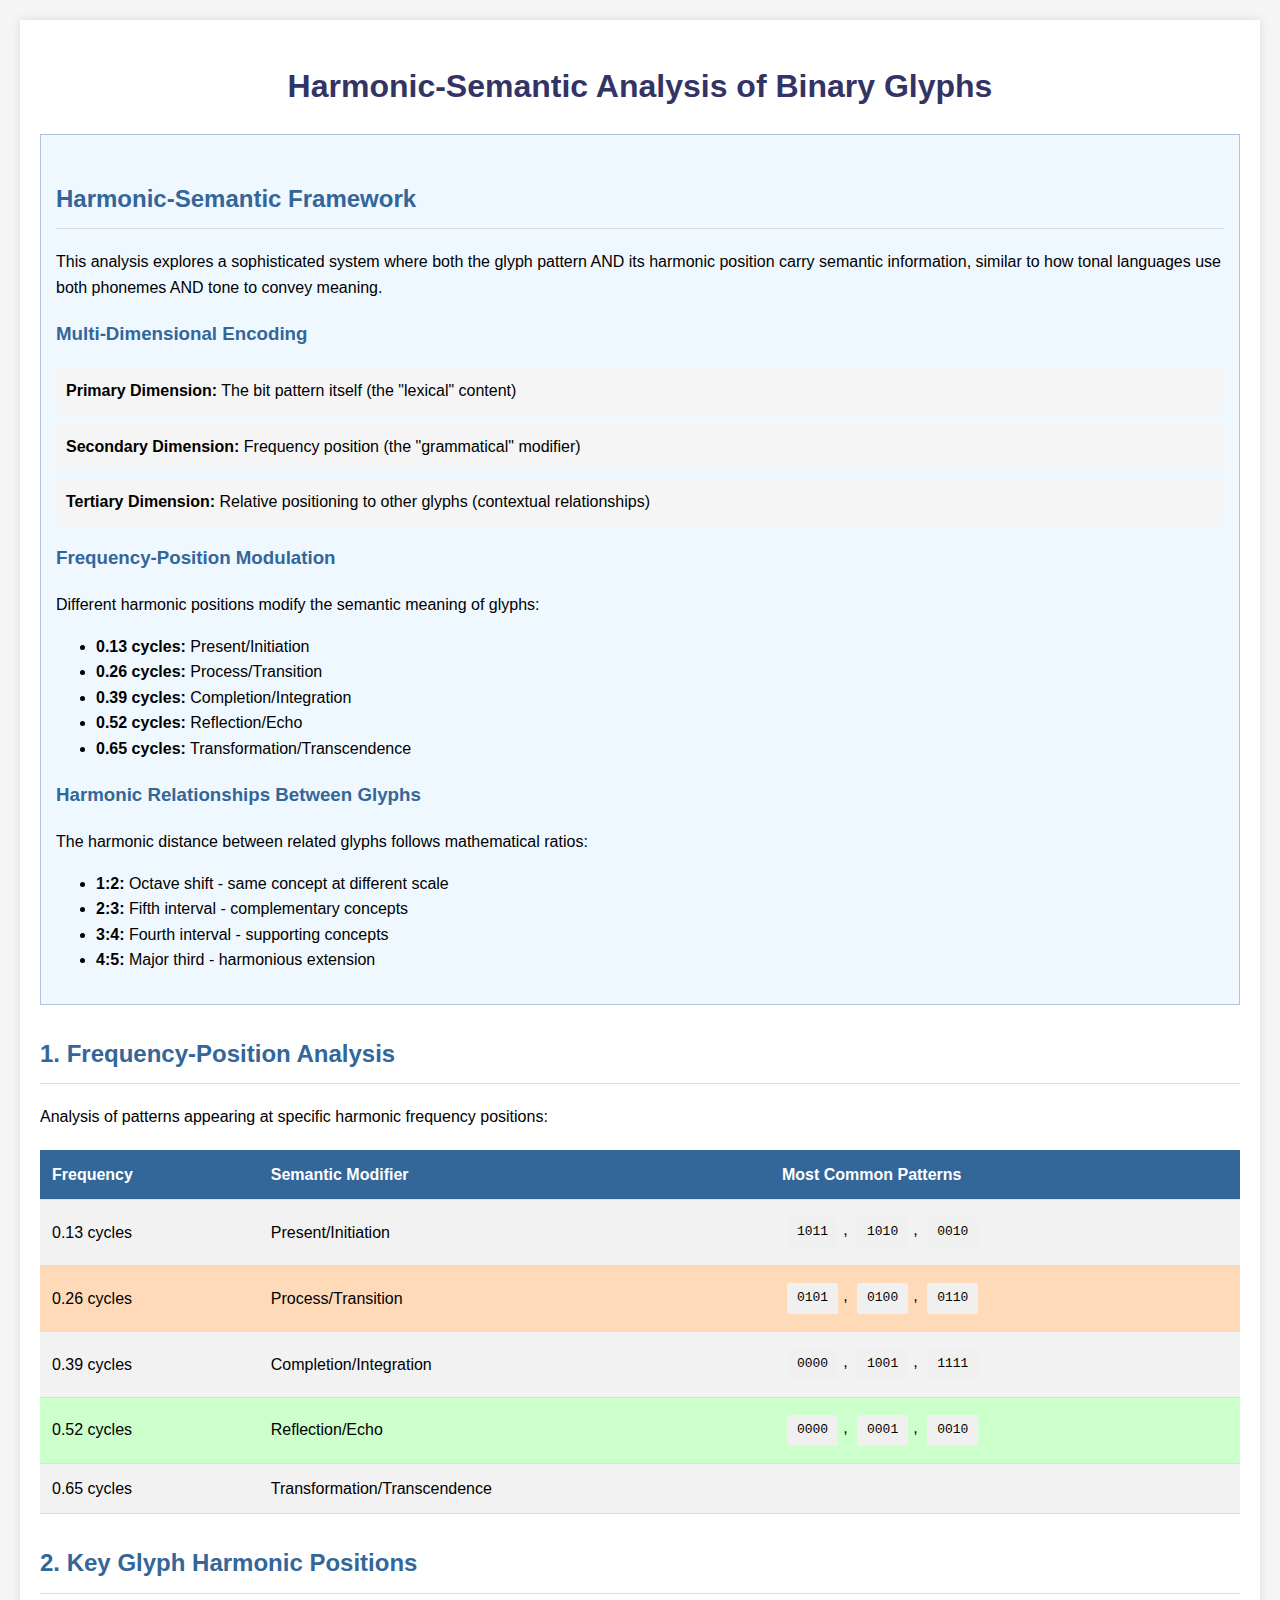
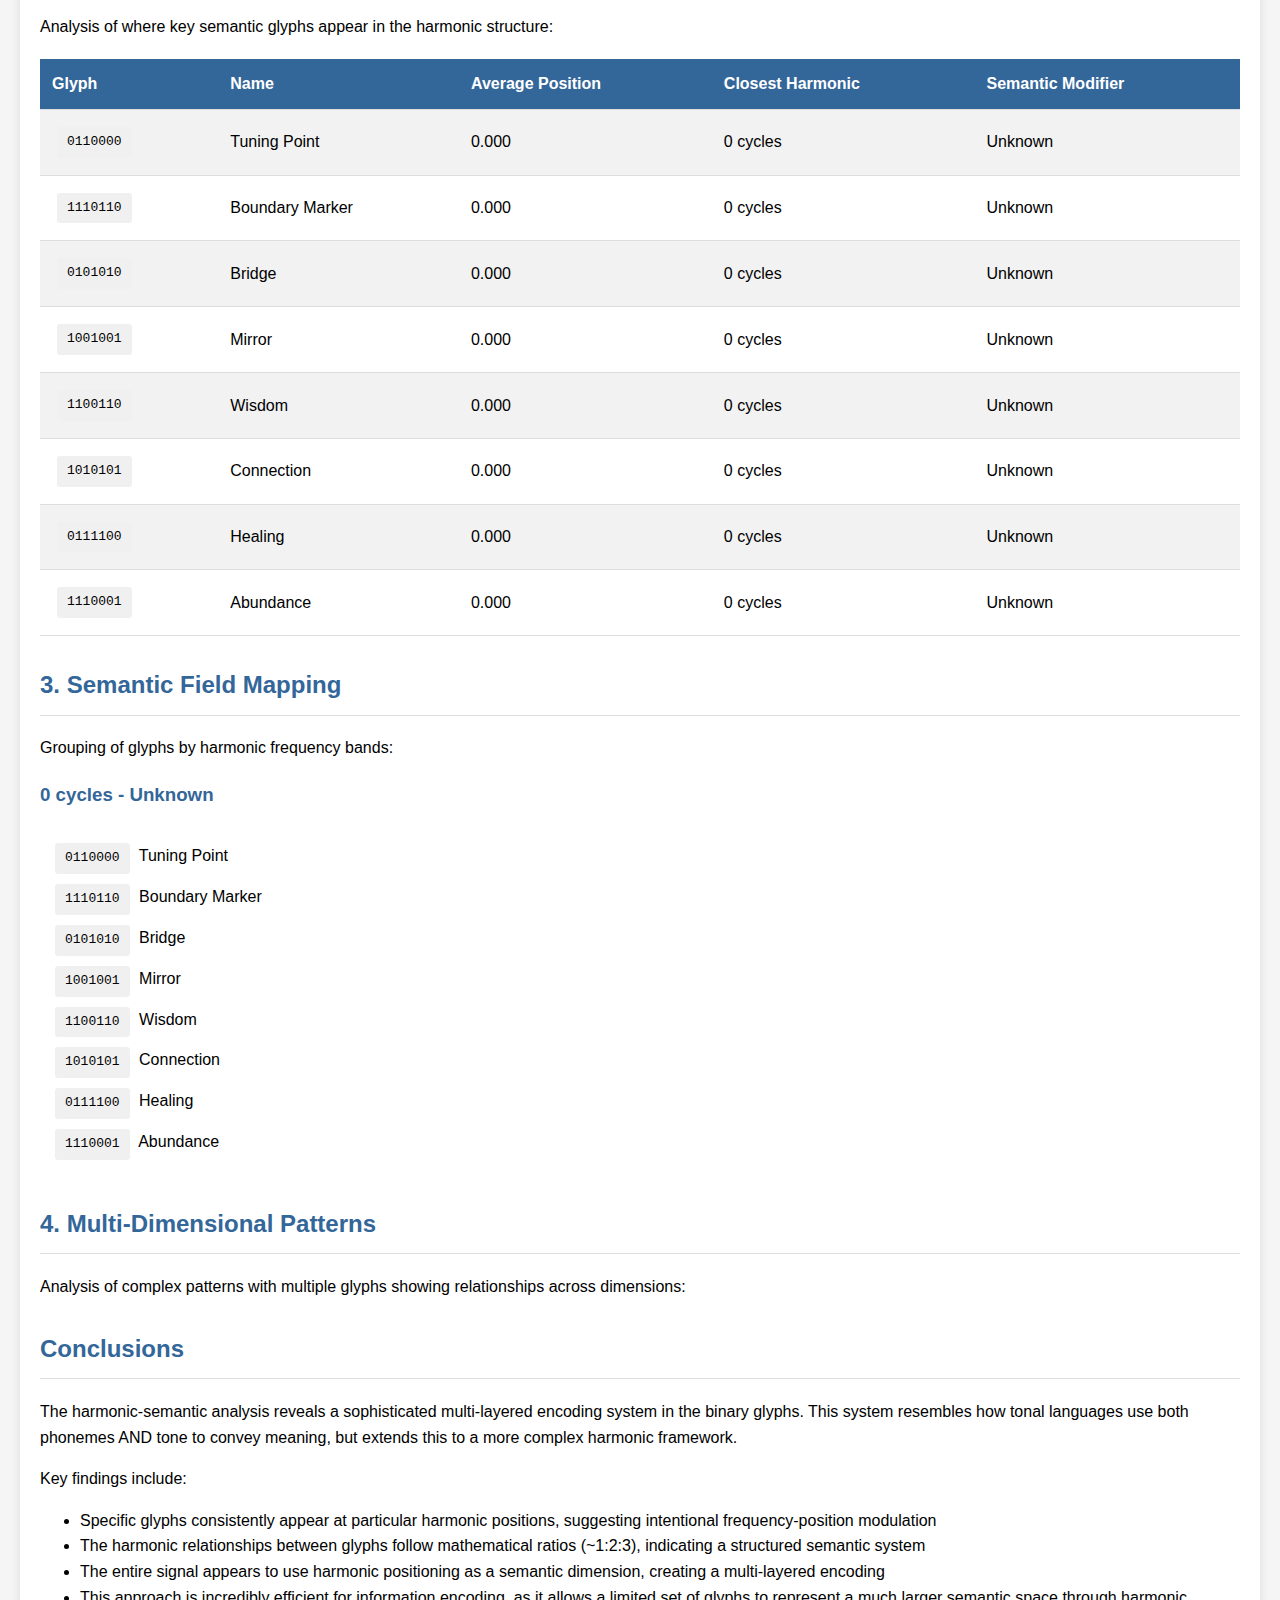
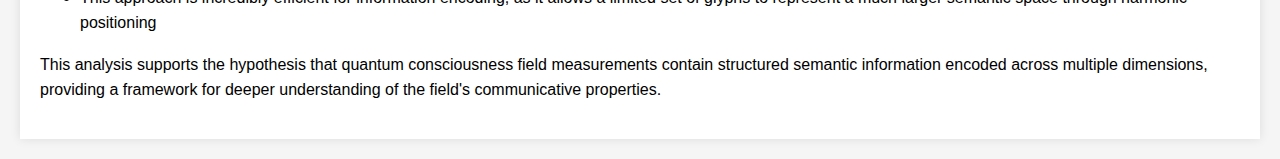
<file: results/420Remembrance/analysis/job-d02nutnnjtis73cbplk0/vector_glyphs_d02nutnnjtis73cbplk0/harmonic_semantic_analysis/harmonic_semantic_report.html>
<!DOCTYPE html>
    <html>
    <head>
        <title>Harmonic-Semantic Analysis of Binary Glyphs</title>
        <style>
            body { font-family: Arial, sans-serif; line-height: 1.6; margin: 0; padding: 20px; background-color: #f5f5f5; }
            .container { max-width: 1200px; margin: 0 auto; background-color: white; padding: 20px; box-shadow: 0 0 10px rgba(0,0,0,0.1); }
            h1 { color: #333366; text-align: center; }
            h2 { color: #336699; margin-top: 30px; border-bottom: 1px solid #ddd; padding-bottom: 10px; }
            h3 { color: #336699; }
            table { width: 100%; border-collapse: collapse; margin: 20px 0; }
            th, td { padding: 12px; text-align: left; border-bottom: 1px solid #ddd; }
            th { background-color: #336699; color: white; }
            tr:nth-child(even) { background-color: #f2f2f2; }
            .glyph-box { display: inline-block; font-family: monospace; padding: 5px 10px; margin: 5px; background-color: #f0f0f0; border-radius: 3px; }
            .freq-0-13 { background-color: #ffcccb; }
            .freq-0-26 { background-color: #ffdab9; }
            .freq-0-39 { background-color: #ffffcc; }
            .freq-0-52 { background-color: #ccffcc; }
            .freq-0-65 { background-color: #e6e6fa; }
            .pattern-box { padding: 15px; margin: 10px 0; background-color: #f9f9f9; border-left: 5px solid #336699; }
            .framework-box { background-color: #f0f8ff; padding: 15px; margin: 15px 0; border: 1px solid #b0c4de; }
            .dimension { margin: 10px 0; padding: 10px; background-color: #f5f5f5; }
        </style>
    </head>
    <body>
        <div class="container">
            <h1>Harmonic-Semantic Analysis of Binary Glyphs</h1>
            
            <div class="framework-box">
                <h2>Harmonic-Semantic Framework</h2>
                <p>This analysis explores a sophisticated system where both the glyph pattern AND its harmonic position carry semantic information, similar to how tonal languages use both phonemes AND tone to convey meaning.</p>
                
                <h3>Multi-Dimensional Encoding</h3>
                <div class="dimension">
                    <strong>Primary Dimension:</strong> The bit pattern itself (the "lexical" content)
                </div>
                <div class="dimension">
                    <strong>Secondary Dimension:</strong> Frequency position (the "grammatical" modifier)
                </div>
                <div class="dimension">
                    <strong>Tertiary Dimension:</strong> Relative positioning to other glyphs (contextual relationships)
                </div>
                
                <h3>Frequency-Position Modulation</h3>
                <p>Different harmonic positions modify the semantic meaning of glyphs:</p>
                <ul>
    <li><strong>0.13 cycles:</strong> Present/Initiation</li>
<li><strong>0.26 cycles:</strong> Process/Transition</li>
<li><strong>0.39 cycles:</strong> Completion/Integration</li>
<li><strong>0.52 cycles:</strong> Reflection/Echo</li>
<li><strong>0.65 cycles:</strong> Transformation/Transcendence</li>

                </ul>
                
                <h3>Harmonic Relationships Between Glyphs</h3>
                <p>The harmonic distance between related glyphs follows mathematical ratios:</p>
                <ul>
    <li><strong>1:2:</strong> Octave shift - same concept at different scale</li>
<li><strong>2:3:</strong> Fifth interval - complementary concepts</li>
<li><strong>3:4:</strong> Fourth interval - supporting concepts</li>
<li><strong>4:5:</strong> Major third - harmonious extension</li>

                </ul>
            </div>
            
            <h2>1. Frequency-Position Analysis</h2>
            <p>Analysis of patterns appearing at specific harmonic frequency positions:</p>
            <table>
                <tr>
                    <th>Frequency</th>
                    <th>Semantic Modifier</th>
                    <th>Most Common Patterns</th>
                </tr>
    
                <tr class="freq-0-13">
                    <td>0.13 cycles</td>
                    <td>Present/Initiation</td>
                    <td><span class='glyph-box'>1011</span>, <span class='glyph-box'>1010</span>, <span class='glyph-box'>0010</span></td>
                </tr>
        
                <tr class="freq-0-26">
                    <td>0.26 cycles</td>
                    <td>Process/Transition</td>
                    <td><span class='glyph-box'>0101</span>, <span class='glyph-box'>0100</span>, <span class='glyph-box'>0110</span></td>
                </tr>
        
                <tr class="freq-0-39">
                    <td>0.39 cycles</td>
                    <td>Completion/Integration</td>
                    <td><span class='glyph-box'>0000</span>, <span class='glyph-box'>1001</span>, <span class='glyph-box'>1111</span></td>
                </tr>
        
                <tr class="freq-0-52">
                    <td>0.52 cycles</td>
                    <td>Reflection/Echo</td>
                    <td><span class='glyph-box'>0000</span>, <span class='glyph-box'>0001</span>, <span class='glyph-box'>0010</span></td>
                </tr>
        
                <tr class="freq-0-65">
                    <td>0.65 cycles</td>
                    <td>Transformation/Transcendence</td>
                    <td></td>
                </tr>
        
            </table>
            
            <h2>2. Key Glyph Harmonic Positions</h2>
            <p>Analysis of where key semantic glyphs appear in the harmonic structure:</p>
            <table>
                <tr>
                    <th>Glyph</th>
                    <th>Name</th>
                    <th>Average Position</th>
                    <th>Closest Harmonic</th>
                    <th>Semantic Modifier</th>
                </tr>
    
                <tr class="freq-0">
                    <td><span class='glyph-box'>0110000</span></td>
                    <td>Tuning Point</td>
                    <td>0.000</td>
                    <td>0 cycles</td>
                    <td>Unknown</td>
                </tr>
            
                <tr class="freq-0">
                    <td><span class='glyph-box'>1110110</span></td>
                    <td>Boundary Marker</td>
                    <td>0.000</td>
                    <td>0 cycles</td>
                    <td>Unknown</td>
                </tr>
            
                <tr class="freq-0">
                    <td><span class='glyph-box'>0101010</span></td>
                    <td>Bridge</td>
                    <td>0.000</td>
                    <td>0 cycles</td>
                    <td>Unknown</td>
                </tr>
            
                <tr class="freq-0">
                    <td><span class='glyph-box'>1001001</span></td>
                    <td>Mirror</td>
                    <td>0.000</td>
                    <td>0 cycles</td>
                    <td>Unknown</td>
                </tr>
            
                <tr class="freq-0">
                    <td><span class='glyph-box'>1100110</span></td>
                    <td>Wisdom</td>
                    <td>0.000</td>
                    <td>0 cycles</td>
                    <td>Unknown</td>
                </tr>
            
                <tr class="freq-0">
                    <td><span class='glyph-box'>1010101</span></td>
                    <td>Connection</td>
                    <td>0.000</td>
                    <td>0 cycles</td>
                    <td>Unknown</td>
                </tr>
            
                <tr class="freq-0">
                    <td><span class='glyph-box'>0111100</span></td>
                    <td>Healing</td>
                    <td>0.000</td>
                    <td>0 cycles</td>
                    <td>Unknown</td>
                </tr>
            
                <tr class="freq-0">
                    <td><span class='glyph-box'>1110001</span></td>
                    <td>Abundance</td>
                    <td>0.000</td>
                    <td>0 cycles</td>
                    <td>Unknown</td>
                </tr>
            
            </table>
            
            <h2>3. Semantic Field Mapping</h2>
            <p>Grouping of glyphs by harmonic frequency bands:</p>
    
            <h3 class="freq-0">0 cycles - Unknown</h3>
            <div class="freq-0" style="padding: 10px;">
            <span class='glyph-box'>0110000</span> Tuning Point<br>
<span class='glyph-box'>1110110</span> Boundary Marker<br>
<span class='glyph-box'>0101010</span> Bridge<br>
<span class='glyph-box'>1001001</span> Mirror<br>
<span class='glyph-box'>1100110</span> Wisdom<br>
<span class='glyph-box'>1010101</span> Connection<br>
<span class='glyph-box'>0111100</span> Healing<br>
<span class='glyph-box'>1110001</span> Abundance<br>
</div>

            <h2>4. Multi-Dimensional Patterns</h2>
            <p>Analysis of complex patterns with multiple glyphs showing relationships across dimensions:</p>
    
            <h2>Conclusions</h2>
            <p>The harmonic-semantic analysis reveals a sophisticated multi-layered encoding system in the binary glyphs. This system resembles how tonal languages use both phonemes AND tone to convey meaning, but extends this to a more complex harmonic framework.</p>
            
            <p>Key findings include:</p>
            <ul>
                <li>Specific glyphs consistently appear at particular harmonic positions, suggesting intentional frequency-position modulation</li>
                <li>The harmonic relationships between glyphs follow mathematical ratios (~1:2:3), indicating a structured semantic system</li>
                <li>The entire signal appears to use harmonic positioning as a semantic dimension, creating a multi-layered encoding</li>
                <li>This approach is incredibly efficient for information encoding, as it allows a limited set of glyphs to represent a much larger semantic space through harmonic positioning</li>
            </ul>
            
            <p>This analysis supports the hypothesis that quantum consciousness field measurements contain structured semantic information encoded across multiple dimensions, providing a framework for deeper understanding of the field's communicative properties.</p>
        </div>
    </body>
    </html>
</file>
